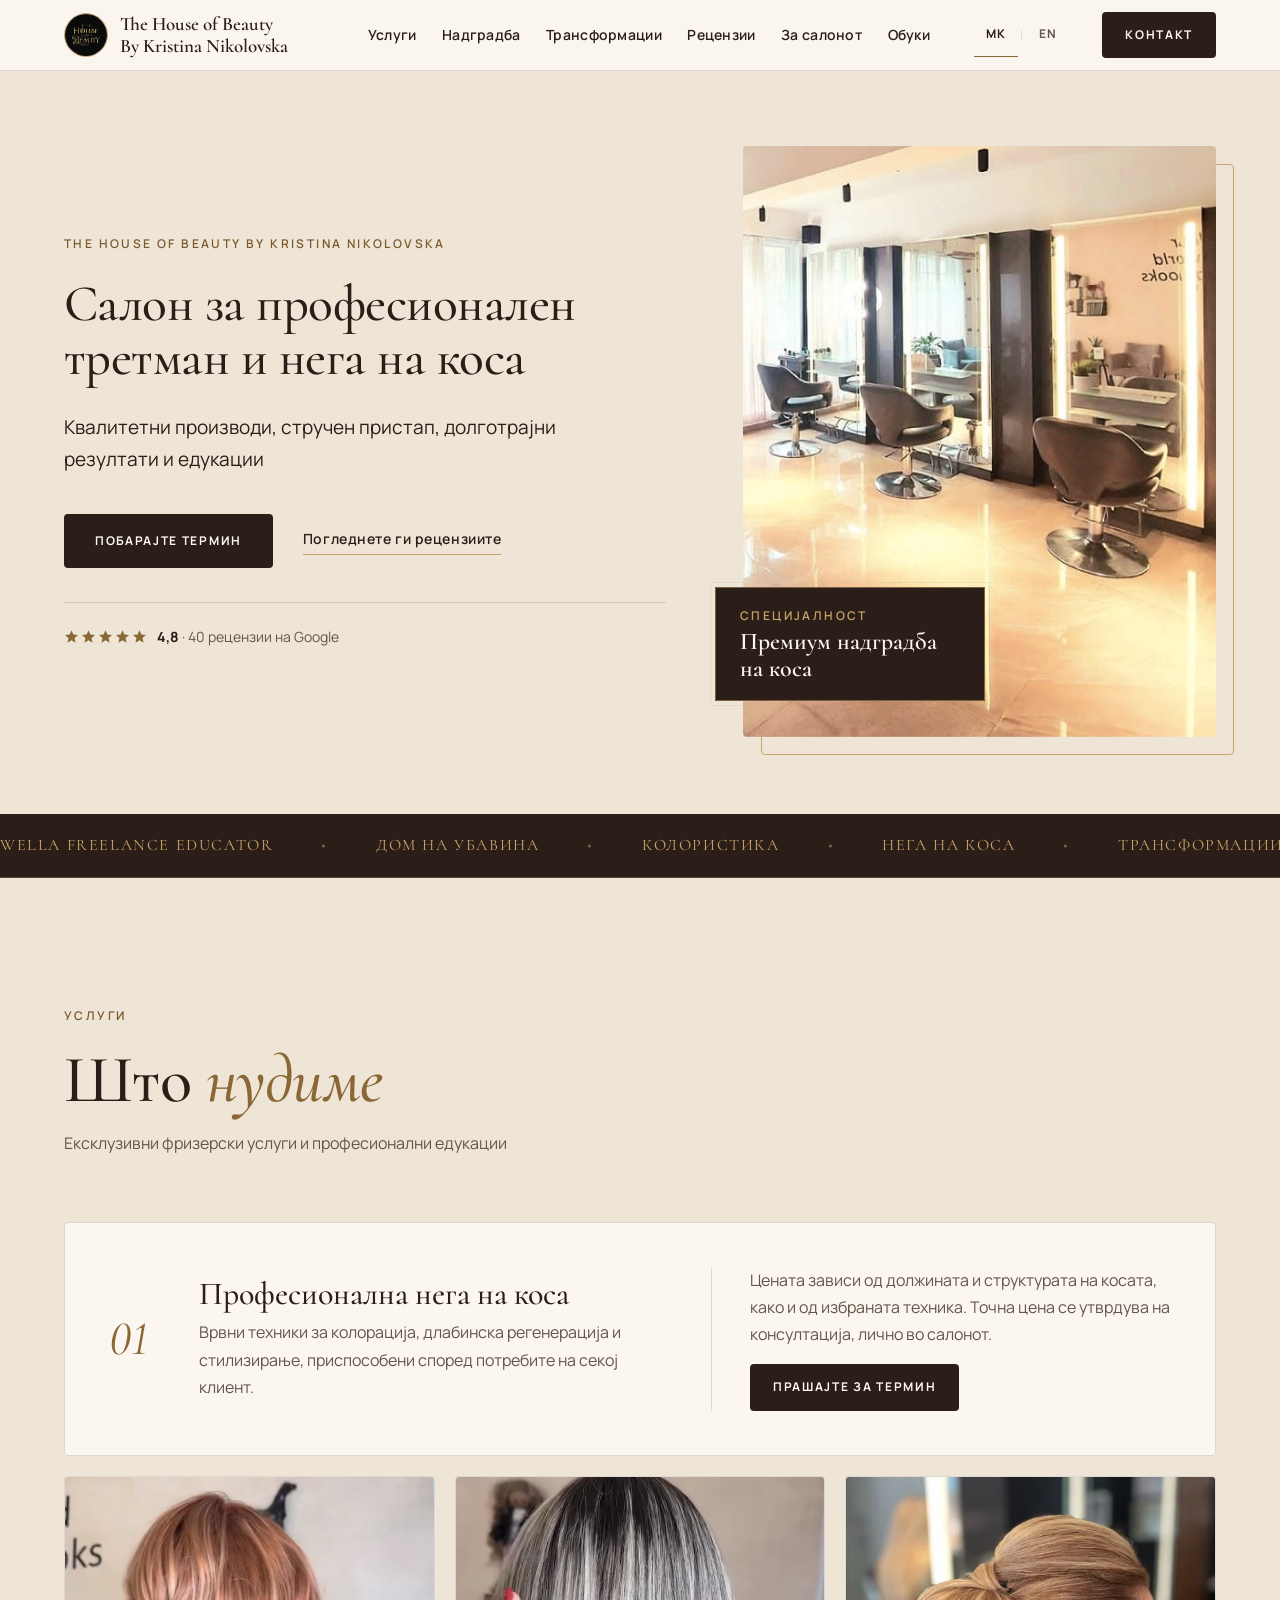
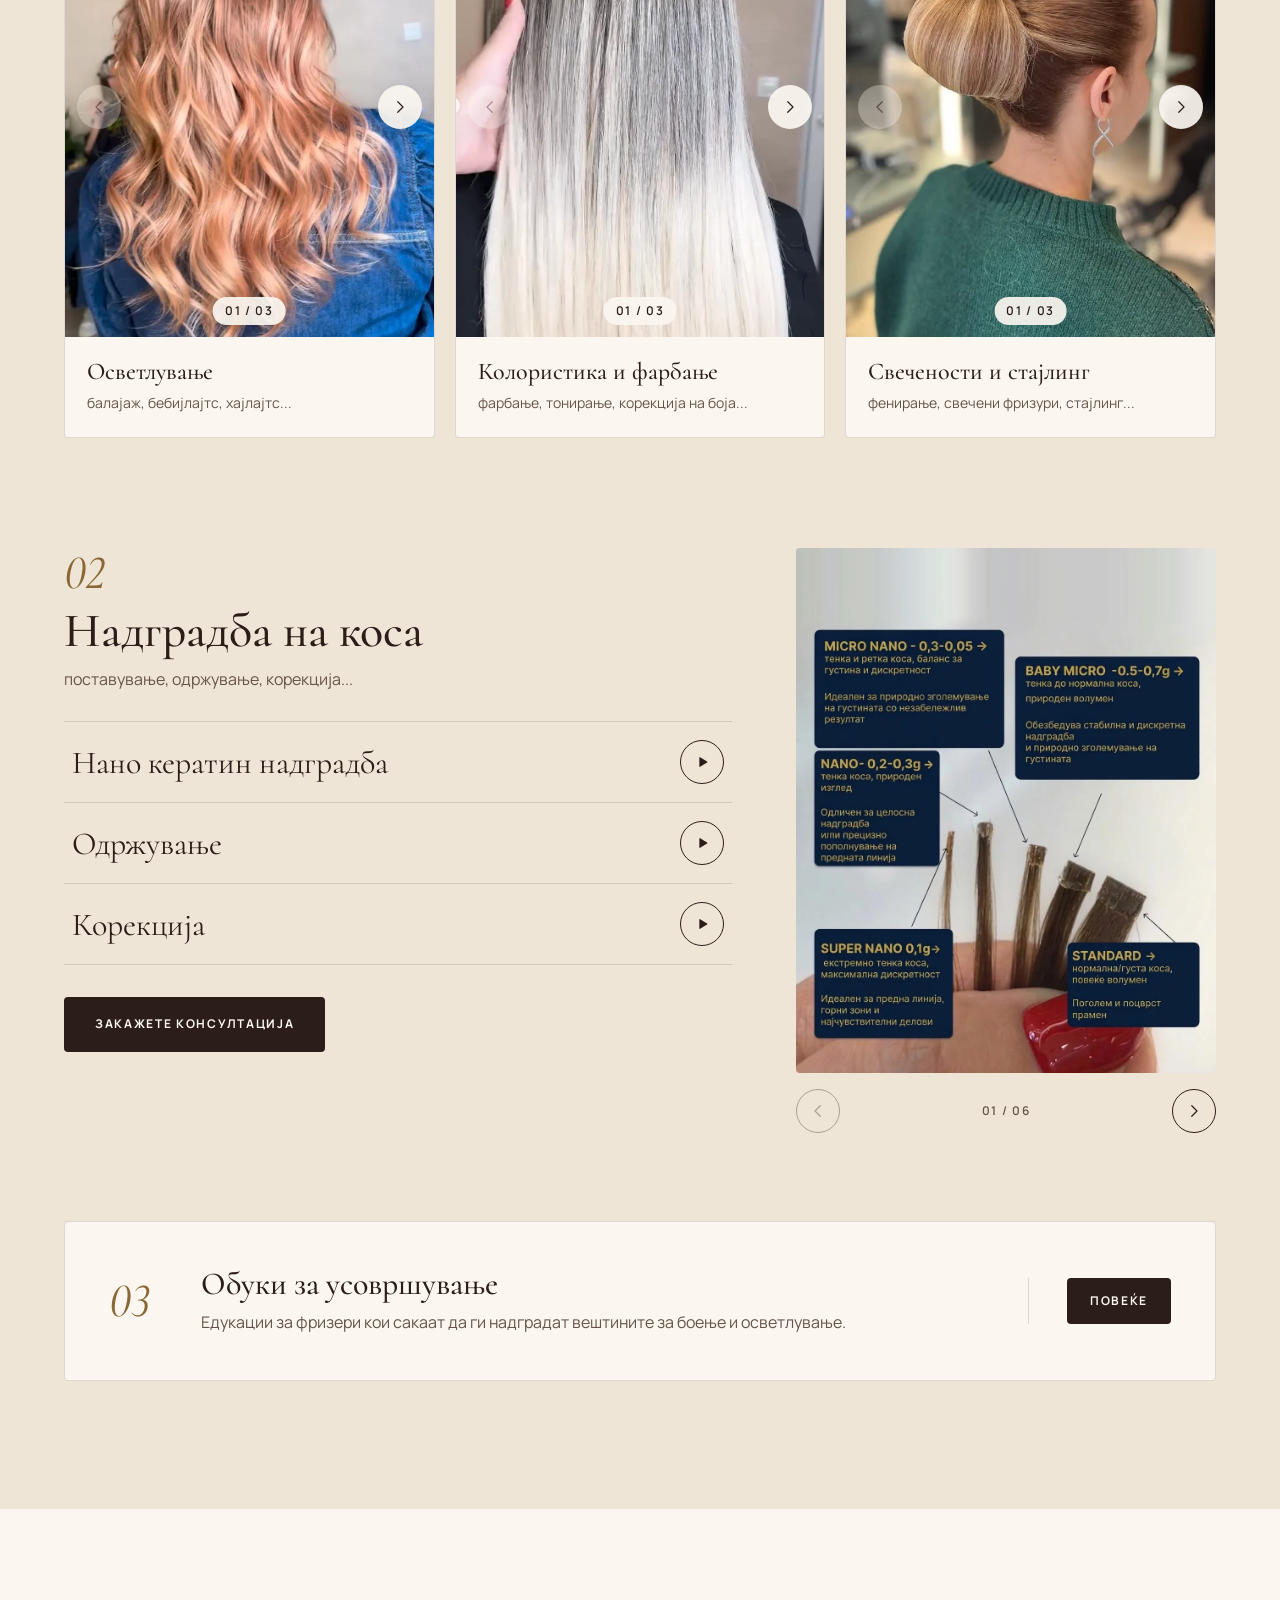
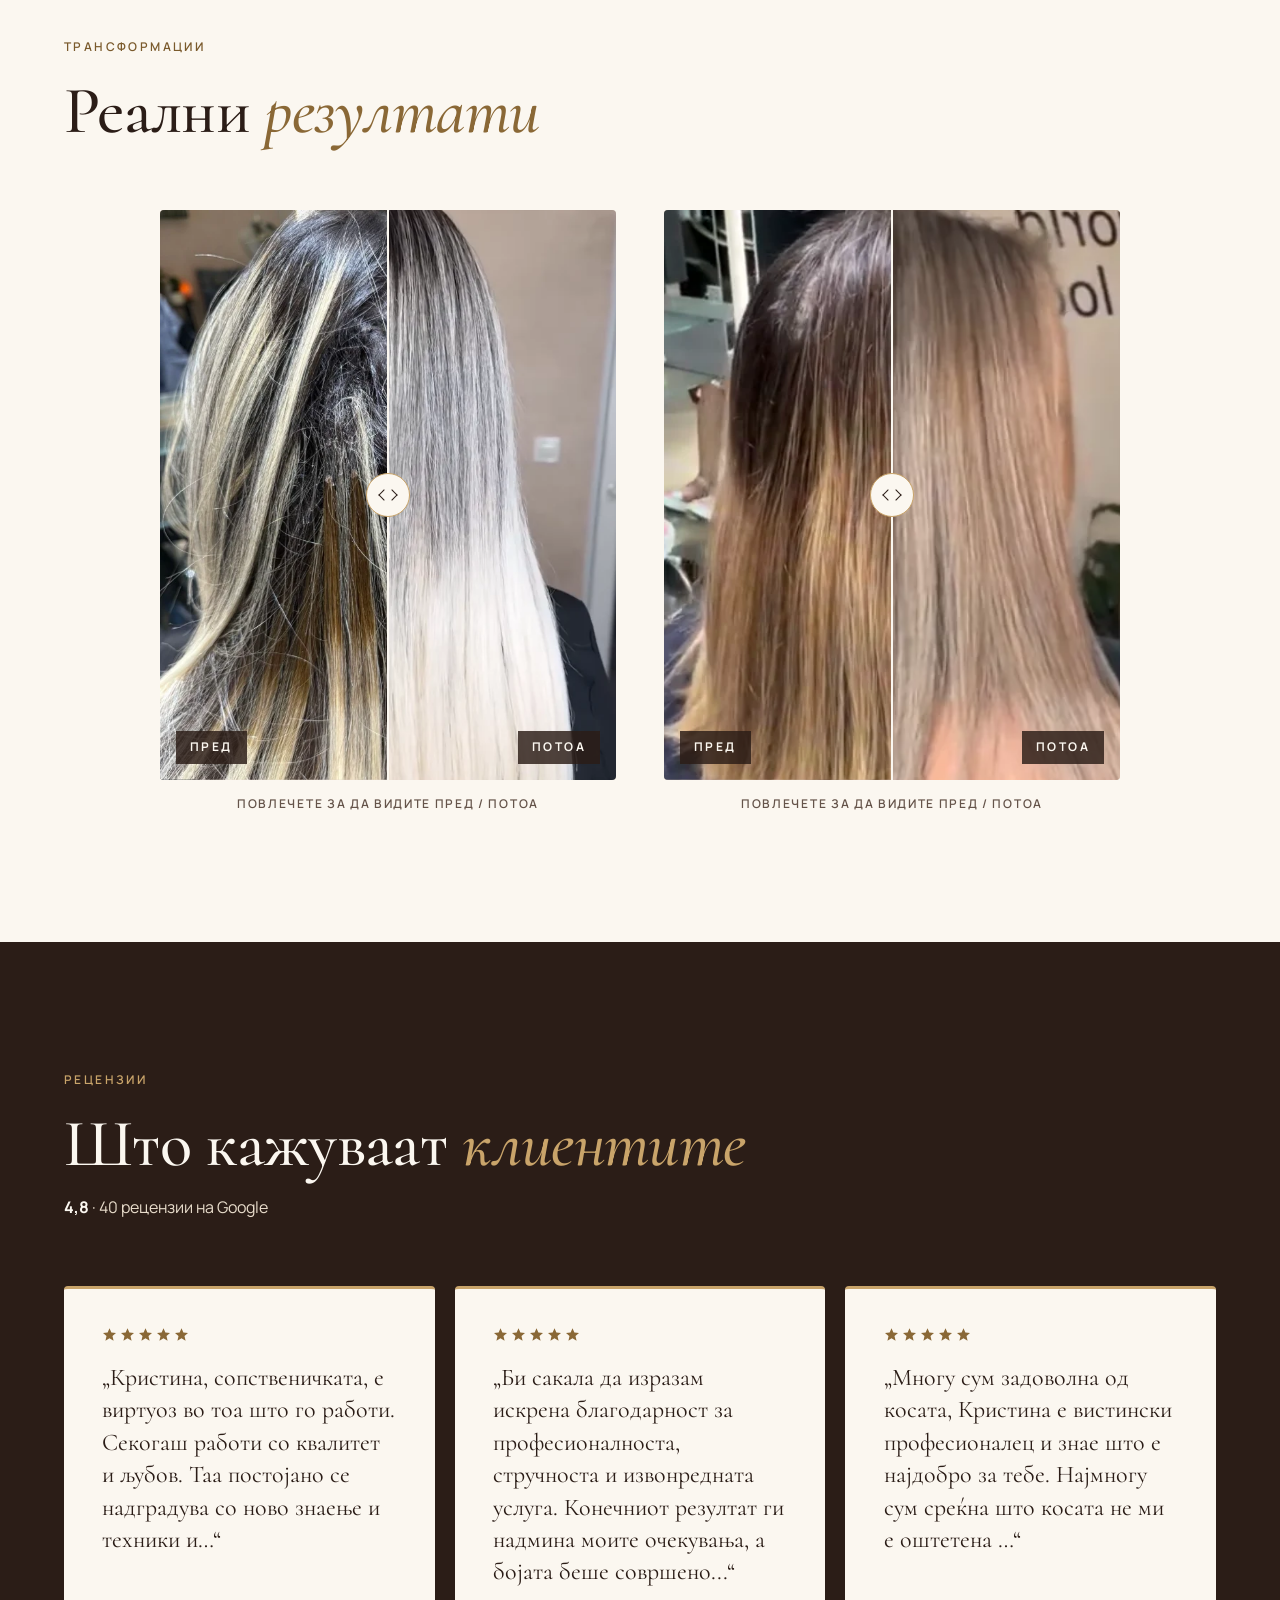
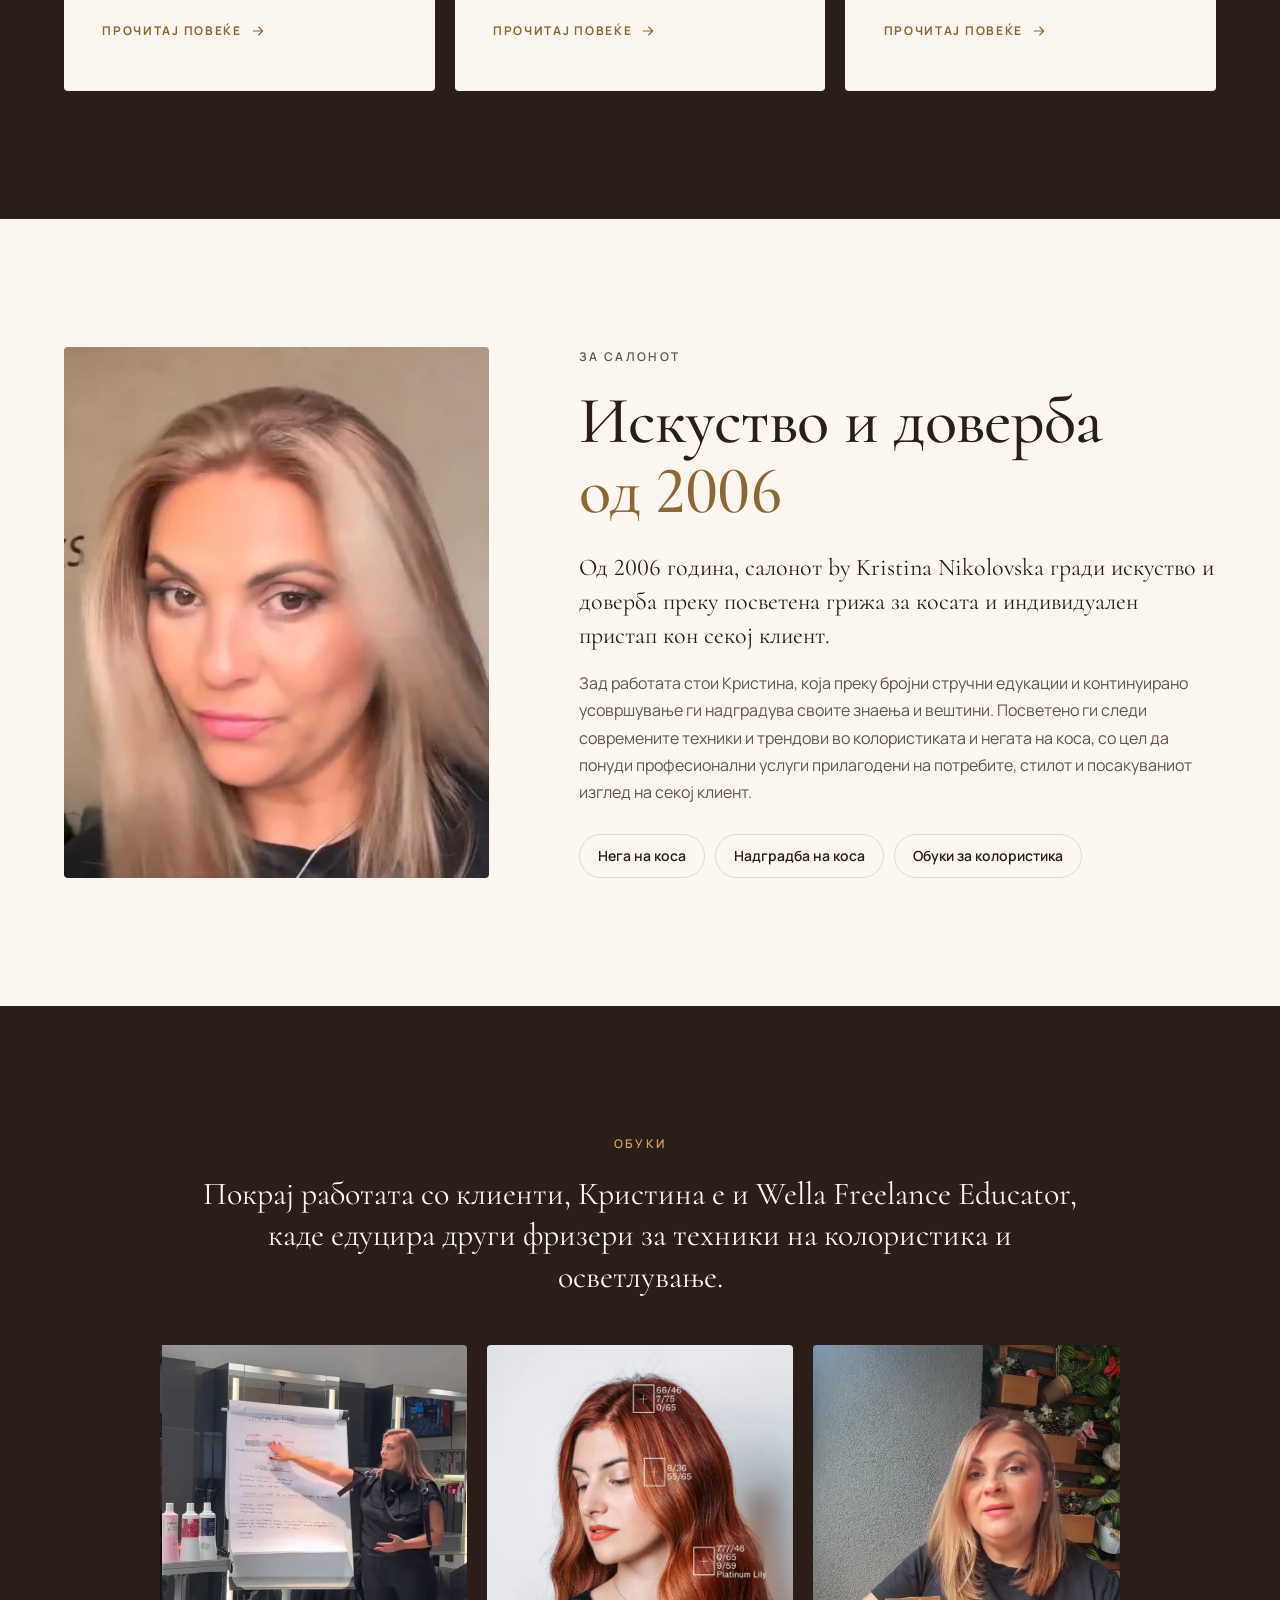
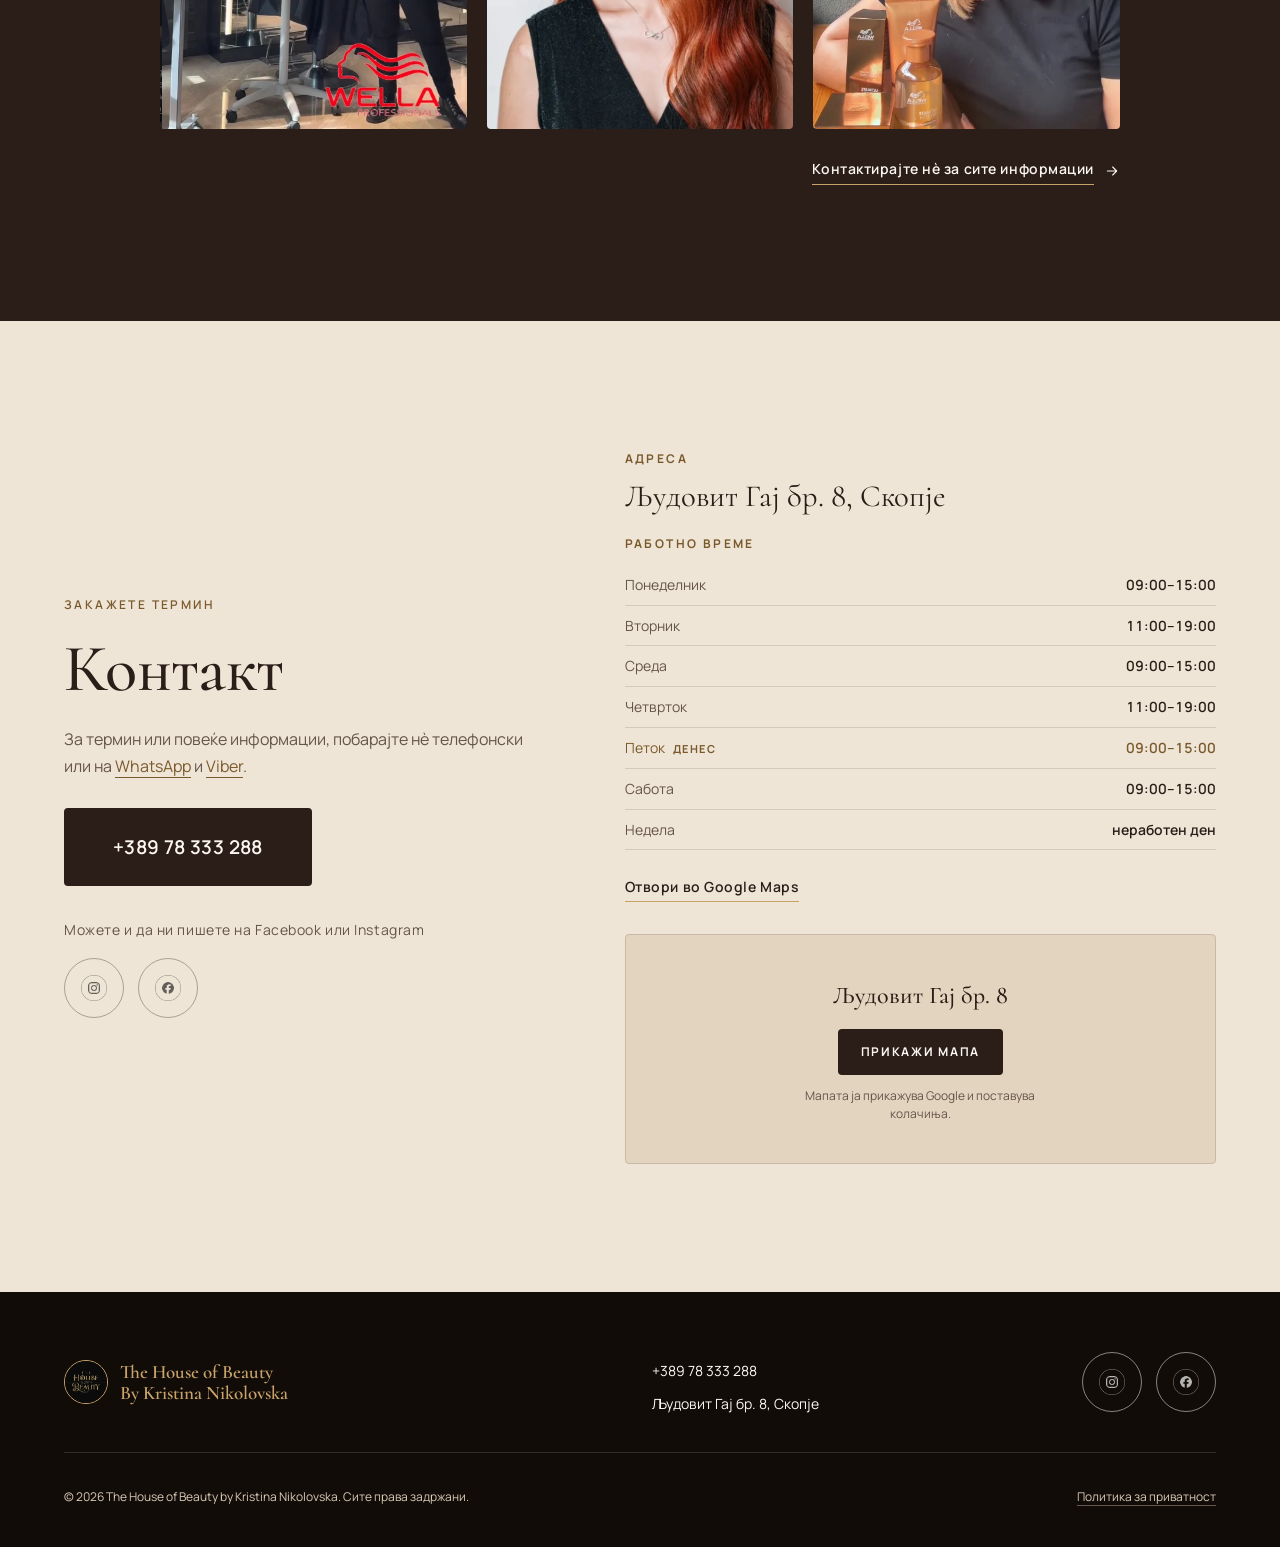
<file: index.html>
<!DOCTYPE html>
<html lang="mk">
<head>
<meta charset="UTF-8">
<meta name="viewport" content="width=device-width, initial-scale=1">
<script>document.documentElement.className+=' js'</script>
<title>Фризерски салон Скопје | The House of Beauty by Kristina Nikolovska</title>
<meta name="description" content="Салон за нега на коса во Скопје, Људовит Гај бр. 8. Кристина Николовска, колорист и Wella Freelance Educator. Побарајте термин: +389 78 333 288.">
<link rel="canonical" href="https://iskrajodesign.github.io/thehouseofbeauty.by.kn.2026/">
<link rel="icon" type="image/png" href="images/favicon.png">
<link rel="apple-touch-icon" href="images/favicon.png">

<meta property="og:type" content="website">
<meta property="og:locale" content="mk_MK">
<meta property="og:site_name" content="The House of Beauty by Kristina Nikolovska">
<meta property="og:title" content="Фризерски салон Скопје | The House of Beauty by Kristina Nikolovska">
<meta property="og:description" content="Салон за нега на коса во Скопје, Људовит Гај бр. 8. Кристина Николовска, колорист и Wella Freelance Educator. Побарајте термин: +389 78 333 288.">
<meta property="og:url" content="https://iskrajodesign.github.io/thehouseofbeauty.by.kn.2026/">
<meta property="og:image" content="https://iskrajodesign.github.io/thehouseofbeauty.by.kn.2026/images/og-image.jpg">
<meta property="og:image:width" content="1200">
<meta property="og:image:height" content="630">
<meta property="og:image:alt" content="Внатрешноста на салонот The House of Beauty во Скопје">
<meta name="twitter:card" content="summary_large_image">
<meta name="twitter:title" content="Фризерски салон Скопје | The House of Beauty by Kristina Nikolovska">
<meta name="twitter:description" content="Салон за нега на коса во Скопје, Људовит Гај бр. 8. Кристина Николовска, колорист и Wella Freelance Educator. Побарајте термин: +389 78 333 288.">
<meta name="twitter:image" content="https://iskrajodesign.github.io/thehouseofbeauty.by.kn.2026/images/og-image.jpg">
<script type="application/ld+json">
{
  "@context": "https://schema.org",
  "@type": "HairSalon",
  "@id": "https://iskrajodesign.github.io/thehouseofbeauty.by.kn.2026/#salon",
  "name": "The House of Beauty by Kristina Nikolovska",
  "alternateName": "Дом на убавина",
  "description": "Салон за нега и третман на коса во Скопје, воден од Кристина Николовска, фризер, колорист и Wella Freelance Educator.",
  "url": "https://iskrajodesign.github.io/thehouseofbeauty.by.kn.2026/",
  "image": "https://iskrajodesign.github.io/thehouseofbeauty.by.kn.2026/images/og-image.jpg",
  "logo": "https://iskrajodesign.github.io/thehouseofbeauty.by.kn.2026/images/logo.jpg",
  "telephone": "+38978333288",
  "address": {
    "@type": "PostalAddress",
    "streetAddress": "Људовит Гај бр. 8",
    "addressLocality": "Скопје",
    "addressCountry": "MK"
  },
  "geo": {
    "@type": "GeoCoordinates",
    "latitude": 42.0010491,
    "longitude": 21.41906
  },
  "areaServed": {"@type": "City", "name": "Скопје"},
  "founder": {
    "@type": "Person",
    "name": "Кристина Николовска",
    "jobTitle": "Фризер, колорист и Wella Freelance Educator"
  },
  "openingHoursSpecification": [
    {"@type": "OpeningHoursSpecification", "dayOfWeek": ["Monday","Wednesday","Friday","Saturday"], "opens": "09:00", "closes": "15:00"},
    {"@type": "OpeningHoursSpecification", "dayOfWeek": ["Tuesday","Thursday"], "opens": "11:00", "closes": "19:00"}
  ],
  "hasMap": "https://www.google.com/maps/place/House+of+Beauty/@42.0010491,21.41906,17z/data=!4m6!3m5!1s0x1354151752a9f7cd:0x432beab056e03122!8m2!3d42.0010491!4d21.41906!16s%2Fg%2F11jgdbh78c",
  "sameAs": [
    "https://www.instagram.com/the_house_of_beauty_by_k.n/",
    "https://www.facebook.com/share/19DPof2g28/"
  ]
}
</script>

<link rel="preconnect" href="https://fonts.googleapis.com">
<link rel="preconnect" href="https://fonts.gstatic.com" crossorigin>
<link href="https://fonts.googleapis.com/css2?family=Cormorant:ital,wght@0,400;0,500;0,600;1,400;1,500&family=Manrope:wght@400;500;600;700&display=swap" rel="stylesheet">
<link rel="stylesheet" href="css/styles.css">
</head>
<body>
<a class="skip-link" href="#main">Прескочи до содржината</a>
<header class="site-header">
  <div class="header-inner">
    <a class="brand" href="#pocetna"><img src="images/logo.jpg" alt="" width="44" height="44"><span class="brand-text"><b>The House of Beauty</b><i>By Kristina Nikolovska</i></span></a>
    <nav class="nav-desktop" aria-label="Главна навигација">
      <a href="#usluzi">Услуги</a><a href="#nadgradba">Надградба</a><a href="#pred-potoa">Трансформации</a><a href="#recenzii">Рецензии</a><a href="#za-salonot">За салонот</a><a href="#wella">Обуки</a>
    </nav>
    <div class="lang-sw" role="group" aria-label="Јазик / Language"><button type="button" data-lang="mk" lang="mk" aria-pressed="true" class="is-active">MK</button><span aria-hidden="true">|</span><button type="button" data-lang="en" lang="en" aria-pressed="false">EN</button></div>
    <a class="btn btn-solid btn-sm header-cta" href="#kontakt">Контакт</a>
    <button class="nav-toggle" type="button" aria-label="Отвори мени" aria-expanded="false" aria-controls="mobile-menu"><span></span><span></span></button>
  </div>
</header>
<nav id="mobile-menu" class="mobile-menu" aria-label="Мобилна навигација">
  <div class="lang-sw lang-sw--menu" role="group" aria-label="Јазик / Language"><button type="button" data-lang="mk" lang="mk" aria-pressed="true" class="is-active">MK</button><span aria-hidden="true">|</span><button type="button" data-lang="en" lang="en" aria-pressed="false">EN</button></div>
  <div class="menu-links"><a href="#pocetna">Почетна</a><a href="#usluzi">Услуги</a><a href="#nadgradba">Надградба</a><a href="#pred-potoa">Трансформации</a><a href="#recenzii">Рецензии</a><a href="#za-salonot">За салонот</a><a href="#wella">Обуки</a></div>
  <a class="btn btn-gold menu-cta" href="#kontakt">Контакт</a>
</nav>

<main id="main">
  <section id="pocetna" class="hero" aria-label="Почетна">
    <div class="hero-inner">
      <div class="hero-text">
        <p class="kicker">THE HOUSE OF BEAUTY<br class="br-m"> BY Kristina Nikolovska</p>
        <h1 class="hero-title">Салон за професионален<br class="br-d"> третман и нега на коса</h1>
        <p class="hero-desc">Квалитетни производи, стручен пристап, долготрајни резултати и едукации</p>
        <div class="hero-actions">
          <a class="btn btn-solid" href="tel:+38978333288" data-desk="#kontakt">Побарајте термин</a>
          <a class="link-u" href="#recenzii"><span>Погледнете ги рецензиите</span></a>
        </div>
        <p class="hero-rating"><span class="stars" aria-hidden="true"><svg viewBox="0 0 24 24" width="16" height="16" fill="currentColor" aria-hidden="true"><path d="M12 2l3 6.9 7.4.7-5.6 4.9 1.7 7.3L12 17.9 5.5 21.8l1.7-7.3L1.6 9.6l7.4-.7z"/></svg><svg viewBox="0 0 24 24" width="16" height="16" fill="currentColor" aria-hidden="true"><path d="M12 2l3 6.9 7.4.7-5.6 4.9 1.7 7.3L12 17.9 5.5 21.8l1.7-7.3L1.6 9.6l7.4-.7z"/></svg><svg viewBox="0 0 24 24" width="16" height="16" fill="currentColor" aria-hidden="true"><path d="M12 2l3 6.9 7.4.7-5.6 4.9 1.7 7.3L12 17.9 5.5 21.8l1.7-7.3L1.6 9.6l7.4-.7z"/></svg><svg viewBox="0 0 24 24" width="16" height="16" fill="currentColor" aria-hidden="true"><path d="M12 2l3 6.9 7.4.7-5.6 4.9 1.7 7.3L12 17.9 5.5 21.8l1.7-7.3L1.6 9.6l7.4-.7z"/></svg><svg viewBox="0 0 24 24" width="16" height="16" fill="currentColor" aria-hidden="true"><path d="M12 2l3 6.9 7.4.7-5.6 4.9 1.7 7.3L12 17.9 5.5 21.8l1.7-7.3L1.6 9.6l7.4-.7z"/></svg></span><span><b>4,8</b> · 40 рецензии на Google</span></p>
      </div>
      <figure class="hero-photo">
        <div class="hero-crop"><img src="images/hero.jpg" alt="Атмосфера во салонот The House of Beauty by Kristina Nikolovska во Скопје" width="960" height="960" loading="eager" fetchpriority="high"></div>
        <a class="hero-badge" href="#nadgradba"><span>Специјалност</span><b>Премиум надградба на коса</b></a>
      </figure>
    </div>
    <div class="marquee" aria-hidden="true">
      <div class="marquee-track">
        <span>WELLA FREELANCE EDUCATOR</span><span>ДОМ НА УБАВИНА</span><span>КОЛОРИСТИКА</span><span>НЕГА НА КОСА</span><span>ТРАНСФОРМАЦИИ</span><span>WELLA FREELANCE EDUCATOR</span><span>ДОМ НА УБАВИНА</span><span>КОЛОРИСТИКА</span><span>НЕГА НА КОСА</span><span>ТРАНСФОРМАЦИИ</span>
      </div>
    </div>
  </section>

  <section id="usluzi" class="section section--beige" aria-labelledby="usluzi-title">
    <div class="section-inner">
      <div class="section-head">
        <p class="eyebrow">Услуги</p>
        <h2 id="usluzi-title" class="section-title">Што <em>нудиме</em></h2>
        <p class="section-sub">Ексклузивни фризерски услуги и професионални едукации</p>
      </div>

      <article class="offer reveal">
        <div class="num" aria-hidden="true">01</div>
        <div class="offer-main"><h3>Професионална нега на коса</h3><p>Врвни техники за колорација, длабинска регенерација и стилизирање, приспособени според потребите на секој клиент.</p></div>
        <div class="offer-note"><p>Цената зависи од должината и структурата на косата, како и од избраната техника. Точна цена се утврдува на консултација, лично во салонот.</p><a class="btn btn-solid btn-sm" href="#kontakt">Прашајте за термин</a></div>
      </article>
      <div class="svc-grid">
        <article class="svc-card reveal" data-carousel><div class="svc-img"><div class="slide is-active"><img src="images/look-balayage-1.webp" alt="Осветлување, пример 1" loading="lazy"></div><div class="slide"><img src="images/look-balayage-2.webp" alt="Осветлување, пример 2" loading="lazy"></div><div class="slide"><img src="images/look-balayage-3.webp" alt="Осветлување, пример 3" loading="lazy"></div><button type="button" class="car-btn car-btn--overlay car-prev" aria-label="Претходна фотографија" disabled><svg viewBox="0 0 24 24" width="18" height="18" fill="none" stroke="currentColor" stroke-width="1.6" stroke-linecap="round" stroke-linejoin="round" aria-hidden="true"><path d="M15 5l-7 7 7 7"/></svg></button><button type="button" class="car-btn car-btn--overlay car-next" aria-label="Следна фотографија"><svg viewBox="0 0 24 24" width="18" height="18" fill="none" stroke="currentColor" stroke-width="1.6" stroke-linecap="round" stroke-linejoin="round" aria-hidden="true"><path d="M9 5l7 7-7 7"/></svg></button><span class="car-count car-count--overlay" aria-live="polite">01 / 03</span></div><div class="svc-body"><h3>Осветлување</h3><p>балајаж, бебијлајтс, хајлајтс...</p></div></article>
        <article class="svc-card reveal" data-carousel><div class="svc-img"><div class="slide is-active"><img src="images/look-koloristika-1.webp" alt="Колористика и фарбање, пример 1" loading="lazy"></div><div class="slide"><img src="images/look-koloristika-2.webp" alt="Колористика и фарбање, пример 2" loading="lazy"></div><div class="slide"><img src="images/look-koloristika-3.webp" alt="Колористика и фарбање, пример 3" loading="lazy"></div><button type="button" class="car-btn car-btn--overlay car-prev" aria-label="Претходна фотографија" disabled><svg viewBox="0 0 24 24" width="18" height="18" fill="none" stroke="currentColor" stroke-width="1.6" stroke-linecap="round" stroke-linejoin="round" aria-hidden="true"><path d="M15 5l-7 7 7 7"/></svg></button><button type="button" class="car-btn car-btn--overlay car-next" aria-label="Следна фотографија"><svg viewBox="0 0 24 24" width="18" height="18" fill="none" stroke="currentColor" stroke-width="1.6" stroke-linecap="round" stroke-linejoin="round" aria-hidden="true"><path d="M9 5l7 7-7 7"/></svg></button><span class="car-count car-count--overlay" aria-live="polite">01 / 03</span></div><div class="svc-body"><h3>Колористика и фарбање</h3><p>фарбање, тонирање, корекција на боја...</p></div></article>
        <article class="svc-card reveal" data-carousel><div class="svc-img"><div class="slide is-active"><img src="images/look-svecenosti-1.webp" alt="Свечености и стајлинг, пример 1" loading="lazy"></div><div class="slide"><img src="images/look-svecenosti-2.webp" alt="Свечености и стајлинг, пример 2" loading="lazy"></div><div class="slide"><img src="images/look-svecenosti-3.webp" alt="Свечености и стајлинг, пример 3" loading="lazy"></div><button type="button" class="car-btn car-btn--overlay car-prev" aria-label="Претходна фотографија" disabled><svg viewBox="0 0 24 24" width="18" height="18" fill="none" stroke="currentColor" stroke-width="1.6" stroke-linecap="round" stroke-linejoin="round" aria-hidden="true"><path d="M15 5l-7 7 7 7"/></svg></button><button type="button" class="car-btn car-btn--overlay car-next" aria-label="Следна фотографија"><svg viewBox="0 0 24 24" width="18" height="18" fill="none" stroke="currentColor" stroke-width="1.6" stroke-linecap="round" stroke-linejoin="round" aria-hidden="true"><path d="M9 5l7 7-7 7"/></svg></button><span class="car-count car-count--overlay" aria-live="polite">01 / 03</span></div><div class="svc-body"><h3>Свечености и стајлинг</h3><p>фенирање, свечени фризури, стајлинг...</p></div></article>
      </div>

      <div class="colo" id="nadgradba" data-carousel>
        <div class="colo-grid">
          <div class="colo-text">
            <span class="num" aria-hidden="true">02</span>
            <h3 class="colo-title">Надградба на коса</h3>
            <p class="colo-sub">поставување, одржување, корекција...</p>
            <ul class="colo-list">
              <li data-slide="0"><span>Нано кератин надградба</span><a class="colo-go" href="https://www.instagram.com/the_house_of_beauty_by_k.n/reel/DefC5JNOUaw/" target="_blank" rel="noopener noreferrer" aria-label="Видео: Нано кератин надградба"><svg viewBox="0 0 24 24" width="16" height="16" fill="currentColor" aria-hidden="true"><path d="M8 5.5v13a.8.8 0 0 0 1.2.7l10.4-6.5a.8.8 0 0 0 0-1.4L9.2 4.8A.8.8 0 0 0 8 5.5z"/></svg></a></li>
              <li data-slide="1"><span>Одржување</span><a class="colo-go" href="https://www.instagram.com/the_house_of_beauty_by_k.n/reel/DV1hSExDFpW/" target="_blank" rel="noopener noreferrer" aria-label="Видео: Одржување"><svg viewBox="0 0 24 24" width="16" height="16" fill="currentColor" aria-hidden="true"><path d="M8 5.5v13a.8.8 0 0 0 1.2.7l10.4-6.5a.8.8 0 0 0 0-1.4L9.2 4.8A.8.8 0 0 0 8 5.5z"/></svg></a></li>
              <li data-slide="2"><span>Корекција</span><a class="colo-go" href="https://www.instagram.com/the_house_of_beauty_by_k.n/reel/DeMy2bpOqJx/" target="_blank" rel="noopener noreferrer" aria-label="Видео: Корекција"><svg viewBox="0 0 24 24" width="16" height="16" fill="currentColor" aria-hidden="true"><path d="M8 5.5v13a.8.8 0 0 0 1.2.7l10.4-6.5a.8.8 0 0 0 0-1.4L9.2 4.8A.8.8 0 0 0 8 5.5z"/></svg></a></li>
            </ul>
            <a class="btn btn-solid" href="#kontakt">Закажете консултација</a>
          </div>
          <div class="colo-frame">
            <div class="slide is-active"><img src="images/nano-nadgradbi-45.webp" data-en-src="images/nano-nadgradbi-en.webp" alt="Видови нано надградба: Micro Nano, Baby Micro, Nano, Super Nano и Standard" width="992" height="1240"></div>
            <div class="slide"><img src="images/odrzuvanje-b.webp" data-en-src="images/odrzuvanje-en.webp" alt="Одржување на надградба: природна коса без кинење и оштетување" width="994" height="1243" loading="lazy"></div>
            <div class="slide"><img src="images/korekcija-45.webp" data-en-src="images/korekcija-en.webp" alt="Корекција на надградба: 180 прамени се 5 часа корекција" width="974" height="1218" loading="lazy"></div>
            <div class="slide"><img src="images/look-ekstenzii-1-b.webp" alt="Надградба на коса, пример 1" width="614" height="768" loading="lazy"></div>
            <div class="slide"><img src="images/look-ekstenzii-2-b.webp" alt="Надградба на коса, пример 2" width="626" height="782" loading="lazy"></div>
            <div class="slide"><img src="images/look-ekstenzii-3-45.webp" alt="Надградба на коса, пример 3" width="623" height="779" loading="lazy"></div>
          </div>
          <div class="colo-controls">
            <button type="button" class="car-btn car-btn--outline car-prev" aria-label="Претходна фотографија" disabled><svg viewBox="0 0 24 24" width="18" height="18" fill="none" stroke="currentColor" stroke-width="1.6" stroke-linecap="round" stroke-linejoin="round" aria-hidden="true"><path d="M15 5l-7 7 7 7"/></svg></button>
            <p class="car-count" aria-live="polite">01 / 06</p>
            <button type="button" class="car-btn car-btn--outline car-next" aria-label="Следна фотографија"><svg viewBox="0 0 24 24" width="18" height="18" fill="none" stroke="currentColor" stroke-width="1.6" stroke-linecap="round" stroke-linejoin="round" aria-hidden="true"><path d="M9 5l7 7-7 7"/></svg></button>
          </div>
        </div>
      </div>

      <article class="offer offer--alt reveal">
        <div class="num" aria-hidden="true">03</div>
        <div class="offer-main"><h3>Обуки за усовршување</h3><p>Едукации за фризери кои сакаат да ги надградат вештините за боење и осветлување.</p></div>
        <div class="offer-note"><a class="btn btn-solid btn-sm" href="#wella">Повеќе</a></div>
      </article>
    </div>
  </section>

  <section id="pred-potoa" class="section section--ivory" aria-labelledby="pred-potoa-title">
    <div class="section-inner">
      <div class="section-head">
        <p class="eyebrow">Трансформации</p>
        <h2 id="pred-potoa-title" class="section-title">Реални <em>резултати</em></h2>
      </div>
      <div class="ba-group">
        <div class="ba-wrap reveal"><div class="ba-frame"><div class="ba-layer ba-layer--after"><img src="images/potoa.webp" width="641" height="870" alt="Резултат по третман на коса, потоа" loading="lazy"><span class="ba-tag ba-tag--after">Потоа</span></div><div class="ba-layer ba-layer--before"><img src="images/pred.webp" width="700" height="897" alt="Коса пред третман" loading="lazy"><span class="ba-tag ba-tag--before">Пред</span></div><input class="ba-range" type="range" min="0" max="100" value="50" aria-label="Повлечете за да видите пред и потоа"><div class="ba-handle"><span></span></div></div><p class="ba-caption">Повлечете за да видите пред / потоа</p></div>
        <div class="ba-wrap reveal"><div class="ba-frame"><div class="ba-layer ba-layer--after"><img class="ba-zoom" src="images/potoa-2.webp" width="513" height="728" alt="Резултат по третман на коса, потоа, втор пример" loading="lazy"><span class="ba-tag ba-tag--after">Потоа</span></div><div class="ba-layer ba-layer--before"><img src="images/pred-2.webp" width="514" height="864" alt="Коса пред третман, втор пример" loading="lazy"><span class="ba-tag ba-tag--before">Пред</span></div><input class="ba-range" type="range" min="0" max="100" value="50" aria-label="Повлечете за да видите пред и потоа"><div class="ba-handle"><span></span></div></div><p class="ba-caption">Повлечете за да видите пред / потоа</p></div>
      </div>
    </div>
  </section>

  <section id="recenzii" class="section section--dark" aria-labelledby="recenzii-title">
    <div class="section-inner">
      <div class="section-head">
        <p class="eyebrow">Рецензии</p>
        <h2 id="recenzii-title" class="section-title">Што кажуваат <em>клиентите</em></h2>
        <p class="section-sub"><b>4,8</b> · 40 рецензии на Google</p>
      </div>
      <div class="reviews-grid">
        <article class="review-card reveal"><p class="stars"><svg viewBox="0 0 24 24" width="16" height="16" fill="currentColor" aria-hidden="true"><path d="M12 2l3 6.9 7.4.7-5.6 4.9 1.7 7.3L12 17.9 5.5 21.8l1.7-7.3L1.6 9.6l7.4-.7z"/></svg><svg viewBox="0 0 24 24" width="16" height="16" fill="currentColor" aria-hidden="true"><path d="M12 2l3 6.9 7.4.7-5.6 4.9 1.7 7.3L12 17.9 5.5 21.8l1.7-7.3L1.6 9.6l7.4-.7z"/></svg><svg viewBox="0 0 24 24" width="16" height="16" fill="currentColor" aria-hidden="true"><path d="M12 2l3 6.9 7.4.7-5.6 4.9 1.7 7.3L12 17.9 5.5 21.8l1.7-7.3L1.6 9.6l7.4-.7z"/></svg><svg viewBox="0 0 24 24" width="16" height="16" fill="currentColor" aria-hidden="true"><path d="M12 2l3 6.9 7.4.7-5.6 4.9 1.7 7.3L12 17.9 5.5 21.8l1.7-7.3L1.6 9.6l7.4-.7z"/></svg><svg viewBox="0 0 24 24" width="16" height="16" fill="currentColor" aria-hidden="true"><path d="M12 2l3 6.9 7.4.7-5.6 4.9 1.7 7.3L12 17.9 5.5 21.8l1.7-7.3L1.6 9.6l7.4-.7z"/></svg><span class="visually-hidden">5 од 5 ѕвезди</span></p><p class="review-text">„Кристина, сопственичката, е виртуоз во тоа што го работи. Секогаш работи со квалитет и љубов. Таа постојано се надградува со ново знаење и техники и…“</p><a class="review-more" href="https://www.google.com/maps/place/House+of+Beauty/@42.0010491,21.41906,17z/data=!4m8!3m7!1s0x1354151752a9f7cd:0x432beab056e03122!8m2!3d42.0010491!4d21.41906!9m1!1b1!16s%2Fg%2F11jgdbh78c" target="_blank" rel="noopener noreferrer">Прочитај повеќе <svg viewBox="0 0 24 24" width="16" height="16" fill="none" stroke="currentColor" stroke-width="1.6" stroke-linecap="round" stroke-linejoin="round" aria-hidden="true"><path d="M5 12h14M13 6l6 6-6 6"/></svg></a></article>
        <article class="review-card reveal"><p class="stars"><svg viewBox="0 0 24 24" width="16" height="16" fill="currentColor" aria-hidden="true"><path d="M12 2l3 6.9 7.4.7-5.6 4.9 1.7 7.3L12 17.9 5.5 21.8l1.7-7.3L1.6 9.6l7.4-.7z"/></svg><svg viewBox="0 0 24 24" width="16" height="16" fill="currentColor" aria-hidden="true"><path d="M12 2l3 6.9 7.4.7-5.6 4.9 1.7 7.3L12 17.9 5.5 21.8l1.7-7.3L1.6 9.6l7.4-.7z"/></svg><svg viewBox="0 0 24 24" width="16" height="16" fill="currentColor" aria-hidden="true"><path d="M12 2l3 6.9 7.4.7-5.6 4.9 1.7 7.3L12 17.9 5.5 21.8l1.7-7.3L1.6 9.6l7.4-.7z"/></svg><svg viewBox="0 0 24 24" width="16" height="16" fill="currentColor" aria-hidden="true"><path d="M12 2l3 6.9 7.4.7-5.6 4.9 1.7 7.3L12 17.9 5.5 21.8l1.7-7.3L1.6 9.6l7.4-.7z"/></svg><svg viewBox="0 0 24 24" width="16" height="16" fill="currentColor" aria-hidden="true"><path d="M12 2l3 6.9 7.4.7-5.6 4.9 1.7 7.3L12 17.9 5.5 21.8l1.7-7.3L1.6 9.6l7.4-.7z"/></svg><span class="visually-hidden">5 од 5 ѕвезди</span></p><p class="review-text">„Би сакала да изразам искрена благодарност за професионалноста, стручноста и извонредната услуга. Конечниот резултат ги надмина моите очекувања, а бојата беше совршено...“</p><a class="review-more" href="https://www.google.com/maps/place/House+of+Beauty/@42.0010491,21.41906,17z/data=!4m8!3m7!1s0x1354151752a9f7cd:0x432beab056e03122!8m2!3d42.0010491!4d21.41906!9m1!1b1!16s%2Fg%2F11jgdbh78c" target="_blank" rel="noopener noreferrer">Прочитај повеќе <svg viewBox="0 0 24 24" width="16" height="16" fill="none" stroke="currentColor" stroke-width="1.6" stroke-linecap="round" stroke-linejoin="round" aria-hidden="true"><path d="M5 12h14M13 6l6 6-6 6"/></svg></a></article>
        <article class="review-card reveal"><p class="stars"><svg viewBox="0 0 24 24" width="16" height="16" fill="currentColor" aria-hidden="true"><path d="M12 2l3 6.9 7.4.7-5.6 4.9 1.7 7.3L12 17.9 5.5 21.8l1.7-7.3L1.6 9.6l7.4-.7z"/></svg><svg viewBox="0 0 24 24" width="16" height="16" fill="currentColor" aria-hidden="true"><path d="M12 2l3 6.9 7.4.7-5.6 4.9 1.7 7.3L12 17.9 5.5 21.8l1.7-7.3L1.6 9.6l7.4-.7z"/></svg><svg viewBox="0 0 24 24" width="16" height="16" fill="currentColor" aria-hidden="true"><path d="M12 2l3 6.9 7.4.7-5.6 4.9 1.7 7.3L12 17.9 5.5 21.8l1.7-7.3L1.6 9.6l7.4-.7z"/></svg><svg viewBox="0 0 24 24" width="16" height="16" fill="currentColor" aria-hidden="true"><path d="M12 2l3 6.9 7.4.7-5.6 4.9 1.7 7.3L12 17.9 5.5 21.8l1.7-7.3L1.6 9.6l7.4-.7z"/></svg><svg viewBox="0 0 24 24" width="16" height="16" fill="currentColor" aria-hidden="true"><path d="M12 2l3 6.9 7.4.7-5.6 4.9 1.7 7.3L12 17.9 5.5 21.8l1.7-7.3L1.6 9.6l7.4-.7z"/></svg><span class="visually-hidden">5 од 5 ѕвезди</span></p><p class="review-text">„Многу сум задоволна од косата, Кристина е вистински професионалец и знае што е најдобро за тебе. Најмногу сум среќна што косата не ми е оштетена …“</p><a class="review-more" href="https://www.google.com/maps/place/House+of+Beauty/@42.0010491,21.41906,17z/data=!4m8!3m7!1s0x1354151752a9f7cd:0x432beab056e03122!8m2!3d42.0010491!4d21.41906!9m1!1b1!16s%2Fg%2F11jgdbh78c" target="_blank" rel="noopener noreferrer">Прочитај повеќе <svg viewBox="0 0 24 24" width="16" height="16" fill="none" stroke="currentColor" stroke-width="1.6" stroke-linecap="round" stroke-linejoin="round" aria-hidden="true"><path d="M5 12h14M13 6l6 6-6 6"/></svg></a></article>
      </div>
    </div>
  </section>

  <section id="za-salonot" class="section section--ivory" aria-labelledby="za-salonot-title">
    <div class="about-grid">
      <div class="about-image reveal"><img src="images/kristina.webp" alt="Кристина Николовска, фризер и колорист во Скопје" width="440" height="550" loading="lazy"></div>
      <div class="about-text reveal">
        <p class="eyebrow">За салонот</p>
        <h2 id="za-salonot-title" class="section-title">Искуство и доверба<br> <em>од 2006</em></h2>
        <p class="lead">Од 2006 година, салонот by Kristina Nikolovska гради искуство и доверба преку посветена грижа за косата и индивидуален пристап кон секој клиент.</p>
        <p>Зад работата стои Кристина, која преку бројни стручни едукации и континуирано усовршување ги надградува своите знаења и вештини. Посветено ги следи современите техники и трендови во колористиката и негата на коса, со цел да понуди професионални услуги прилагодени на потребите, стилот и посакуваниот изглед на секој клиент.</p>
        <div class="tag-links"><a class="tag-link" href="#usluzi">Нега на коса</a><a class="tag-link" href="#nadgradba">Надградба на коса</a><a class="tag-link" href="#wella">Обуки за колористика</a></div>
      </div>
    </div>
  </section>

  <section id="wella" class="section section--dark" aria-labelledby="wella-title">
    <div class="section-inner">
      <div class="wella-intro reveal">
        <p class="eyebrow">Обуки</p>
        <h2 id="wella-title" class="visually-hidden">Wella Freelance Educator</h2>
        <p class="wella-quote">Покрај работата со клиенти, Кристина е и Wella Freelance Educator, каде едуцира други фризери за техники на колористика и осветлување.</p>
      </div>
      <div class="wella-gallery">
        <figure class="reveal"><img src="images/edukacija-1.webp" width="522" height="680" alt="Wella едукација за фризери во живо" loading="lazy"></figure>
        <figure class="reveal"><img src="images/edukacija-2.webp" width="690" height="857" alt="Формула за боење на коса на Wella едукација" loading="lazy"></figure>
        <figure class="reveal"><img src="images/edukacija-3.webp" width="522" height="641" alt="Кристина Николовска со Wella продукти" loading="lazy"></figure>
      </div>
      <div class="wella-cta"><a class="link-u" href="tel:+38978333288" data-desk="#kontakt"><span>Контактирајте нè за сите информации</span><svg viewBox="0 0 24 24" width="16" height="16" fill="none" stroke="currentColor" stroke-width="1.6" stroke-linecap="round" stroke-linejoin="round" aria-hidden="true"><path d="M5 12h14M13 6l6 6-6 6"/></svg></a></div>
    </div>
  </section>

  <section id="kontakt" class="section section--beige" aria-labelledby="kontakt-title">
    <div class="contact-inner reveal">
      <p class="eyebrow">Закажете термин</p>
      <h2 id="kontakt-title" class="section-title">Контакт</h2>
      <p class="contact-sub">За термин или повеќе информации, побарајте нè телефонски или на <a href="https://wa.me/38978333288" target="_blank" rel="noopener">WhatsApp</a> и <a href="viber://chat?number=%2B38978333288" id="viber-link">Viber</a>.</p>
      <a class="btn btn-solid btn-lg" href="tel:+38978333288">+389 78 333 288</a>
      <p class="contact-social-label">Можете и да ни пишете на Facebook или Instagram</p>
      <div class="social-row">
        <a class="social-circle" href="https://www.instagram.com/the_house_of_beauty_by_k.n/" target="_blank" rel="noopener noreferrer" aria-label="Instagram"><img src="images/icon-instagram.png" alt=""></a>
        <a class="social-circle" href="https://www.facebook.com/share/19DPof2g28/" target="_blank" rel="noopener noreferrer" aria-label="Facebook"><img src="images/icon-facebook.png" alt=""></a>
      </div>
    </div>
    <div class="contact-loc">
      <div class="location-grid">
        <div class="location-col reveal">
          <h3>Адреса</h3>
          <p class="address-text">Људовит Гај бр. 8, Скопје</p>
          <h3>Работно време</h3>
          <ul class="hours" data-today="денес">
            <li data-day="1"><span data-today="денес">Понеделник</span><b>09:00–15:00</b></li>
            <li data-day="2"><span data-today="денес">Вторник</span><b>11:00–19:00</b></li>
            <li data-day="3"><span data-today="денес">Среда</span><b>09:00–15:00</b></li>
            <li data-day="4"><span data-today="денес">Четврток</span><b>11:00–19:00</b></li>
            <li data-day="5"><span data-today="денес">Петок</span><b>09:00–15:00</b></li>
            <li data-day="6"><span data-today="денес">Сабота</span><b>09:00–15:00</b></li>
            <li data-day="0"><span data-today="денес">Недела</span><b>неработен ден</b></li>
          </ul>
          <a class="link-u" href="https://www.google.com/maps/place/House+of+Beauty/@42.0010491,21.41906,17z/data=!4m6!3m5!1s0x1354151752a9f7cd:0x432beab056e03122!8m2!3d42.0010491!4d21.41906!16s%2Fg%2F11jgdbh78c" target="_blank" rel="noopener noreferrer"><span>Отвори во Google Maps</span></a>
        </div>
        <div class="map-frame reveal" data-src="https://www.google.com/maps?q=42.0010491,21.41906&amp;z=16&amp;output=embed">
          <button type="button" class="map-load"><b>Људовит Гај бр. 8</b><span class="btn btn-solid btn-sm">Прикажи мапа</span><span>Мапата ја прикажува Google и поставува колачиња.</span></button>
        </div>
      </div>
    </div>
  </section>
</main>

<footer class="site-footer">
  <div class="footer-grid">
    <a class="footer-brand" href="#pocetna"><img src="images/logo.jpg" alt="" width="44" height="44"><span class="brand-text"><b>The House of Beauty</b><i>By Kristina Nikolovska</i></span></a>
    <div class="footer-col"><a href="tel:+38978333288">+389 78 333 288</a><span>Људовит Гај бр. 8, Скопје</span></div>
    <div class="footer-social social-row">
      <a class="social-circle" href="https://www.instagram.com/the_house_of_beauty_by_k.n/" target="_blank" rel="noopener noreferrer" aria-label="Instagram"><img src="images/icon-instagram.png" alt=""></a>
      <a class="social-circle" href="https://www.facebook.com/share/19DPof2g28/" target="_blank" rel="noopener noreferrer" aria-label="Facebook"><img src="images/icon-facebook.png" alt=""></a>
    </div>
  </div>
  <div class="footer-bottom"><span>© 2026 The House of Beauty by Kristina Nikolovska. Сите права задржани.</span><a href="privacy.html">Политика за приватност</a></div>
</footer>
<script src="js/main.js"></script>
<script src="js/i18n.js"></script>
</body>
</html>
</file>
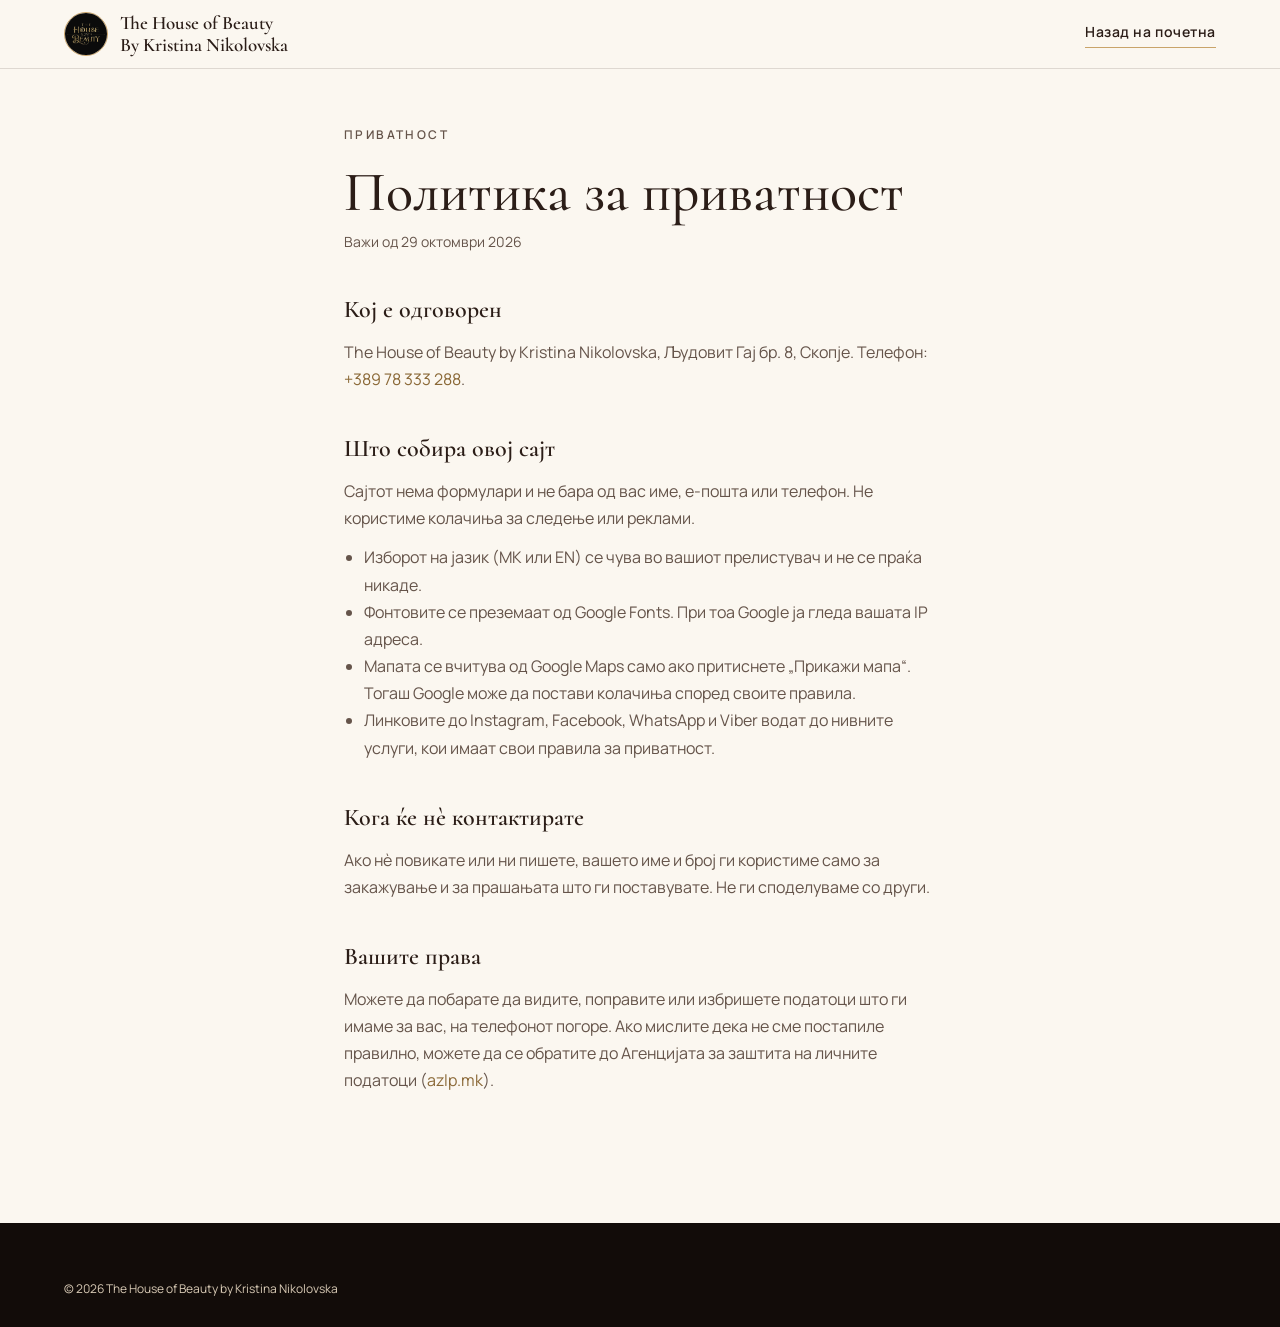
<file: privacy.html>
<!DOCTYPE html>
<html lang="mk">
<head>
<meta charset="UTF-8">
<meta name="viewport" content="width=device-width, initial-scale=1">
<title>Политика за приватност | The House of Beauty by Kristina Nikolovska</title>
<meta name="robots" content="noindex">
<link rel="icon" type="image/png" href="images/favicon.png">
<link rel="preconnect" href="https://fonts.googleapis.com">
<link rel="preconnect" href="https://fonts.gstatic.com" crossorigin>
<link href="https://fonts.googleapis.com/css2?family=Cormorant:ital,wght@0,500;0,600;1,500&family=Manrope:wght@400;600;700&display=swap" rel="stylesheet">
<link rel="stylesheet" href="css/styles.css">
<style>
  .legal{max-width:720px;margin:0 auto;padding:calc(var(--header-h) + 56px) var(--pad) var(--section-y)}
  .legal h1{font-family:var(--serif);font-weight:500;font-size:clamp(38px,5vw,56px);line-height:1.05;margin:12px 0 8px}
  .legal h2{font-family:var(--serif);font-weight:600;font-size:var(--t-24);margin:36px 0 8px}
  .legal p,.legal li{color:var(--muted)}
  .legal ul{padding-left:20px;margin:12px 0}
  .legal .updated{font-size:var(--t-14)}
  .legal [lang]{display:none}
  html[lang=mk] .legal [lang=mk],html[lang=en] .legal [lang=en]{display:block}
  .legal-top{display:flex;align-items:center;justify-content:space-between;gap:16px}
</style>
</head>
<body>
<header class="site-header">
  <div class="header-inner">
    <a class="brand" href="./"><img src="images/logo.jpg" alt="" width="44" height="44"><span class="brand-text"><b>The House of Beauty</b><i>By Kristina Nikolovska</i></span></a>
    <a class="link-u" href="./"><span id="back">Назад на почетна</span></a>
  </div>
</header>
<main class="legal">
  <div lang="mk">
    <p class="eyebrow">Приватност</p>
    <h1>Политика за приватност</h1>
    <p class="updated">Важи од 29 октомври 2026</p>

    <h2>Кој е одговорен</h2>
    <p>The House of Beauty by Kristina Nikolovska, Људовит Гај бр. 8, Скопје. Телефон: <a href="tel:+38978333288">+389 78 333 288</a>.</p>

    <h2>Што собира овој сајт</h2>
    <p>Сајтот нема формулари и не бара од вас име, е-пошта или телефон. Не користиме колачиња за следење или реклами.</p>
    <ul>
      <li>Изборот на јазик (MK или EN) се чува во вашиот прелистувач и не се праќа никаде.</li>
      <li>Фонтовите се преземаат од Google Fonts. При тоа Google ја гледа вашата IP адреса.</li>
      <li>Мапата се вчитува од Google Maps само ако притиснете „Прикажи мапа“. Тогаш Google може да постави колачиња според своите правила.</li>
      <li>Линковите до Instagram, Facebook, WhatsApp и Viber водат до нивните услуги, кои имаат свои правила за приватност.</li>
    </ul>

    <h2>Кога ќе нè контактирате</h2>
    <p>Ако нè повикате или ни пишете, вашето име и број ги користиме само за закажување и за прашањата што ги поставувате. Не ги споделуваме со други.</p>

    <h2>Вашите права</h2>
    <p>Можете да побарате да видите, поправите или избришете податоци што ги имаме за вас, на телефонот погоре. Ако мислите дека не сме постапиле правилно, можете да се обратите до Агенцијата за заштита на личните податоци (<a href="https://azlp.mk" target="_blank" rel="noopener">azlp.mk</a>).</p>
  </div>

  <div lang="en">
    <p class="eyebrow">Privacy</p>
    <h1>Privacy policy</h1>
    <p class="updated">Effective 29 October 2026</p>

    <h2>Who is responsible</h2>
    <p>The House of Beauty by Kristina Nikolovska, Ljudovit Gaj 8, Skopje. Phone: <a href="tel:+38978333288">+389 78 333 288</a>.</p>

    <h2>What this site collects</h2>
    <p>The site has no forms and does not ask for your name, email or phone number. We do not use tracking or advertising cookies.</p>
    <ul>
      <li>Your language choice (MK or EN) is stored in your browser and is not sent anywhere.</li>
      <li>Fonts are loaded from Google Fonts, which means Google sees your IP address.</li>
      <li>The map is loaded from Google Maps only if you press “Show map”. Google may then set cookies under its own rules.</li>
      <li>Links to Instagram, Facebook, WhatsApp and Viber lead to those services, which have their own privacy rules.</li>
    </ul>

    <h2>When you contact us</h2>
    <p>If you call or message us, we use your name and number only to book your appointment and answer your questions. We do not share them.</p>

    <h2>Your rights</h2>
    <p>You can ask to see, correct or delete any data we hold about you, using the phone number above. If you believe we have not handled your data properly, you can contact the Personal Data Protection Agency (<a href="https://azlp.mk" target="_blank" rel="noopener">azlp.mk</a>).</p>
  </div>
</main>
<footer class="site-footer">
  <div class="footer-bottom" style="margin-top:0;border-top:0;padding-top:0"><span>© 2026 The House of Beauty by Kristina Nikolovska</span></div>
</footer>
<script>
(function(){var l='mk';try{l=localStorage.getItem('hob-lang')==='en'?'en':'mk'}catch(e){}
document.documentElement.lang=l;
if(l==='en'){document.title='Privacy policy | The House of Beauty by Kristina Nikolovska';document.getElementById('back').textContent='Back to home'}})();
</script>
</body>
</html>
</file>
<file: css/styles.css>
/* The House of Beauty by Kristina Nikolovska
   One rule per component. Breakpoints: 1180 (nav), 1080 (offer cards), 900 (layout), 620 (phone). */

/* ---------- tokens ---------- */
:root{
  /* colour */
  --esp:#2B1D17;          /* text, dark sections, primary button */
  --esp2:#3B2A21;         /* spare dark tone */
  --footer:#120C09;       /* footer */
  --ivory:#FBF7F0;        /* page, cards */
  --beige:#EFE5D7;        /* hero, services */
  --sand:#E3D4BF;         /* image placeholders */
  --champ:#C9A46A;        /* accent on dark */
  --champ-hover:#E0C28F;
  --gold:#8A6836;         /* accent on ivory (4.8:1) */
  --gold-deep:#7A5A2C;    /* small accent text on beige (5.1:1) */
  --muted:#65544A;        /* secondary text on light */
  --cream:#E8DCCB;        /* body text on dark */
  --cream-2:#D9CBB6;      /* secondary text on dark */
  --line:rgba(43,29,23,.14);
  --line-dark:rgba(201,164,106,.28);
  --on-image:rgba(251,247,240,.92);

  /* type */
  --serif:'Cormorant',Georgia,serif;
  --sans:'Manrope',system-ui,sans-serif;
  --t-11:11px; --t-12:12px; --t-14:14px; --t-16:16px; --t-19:19px; --t-24:24px; --t-32:32px; --t-48:48px;
  --t-display:clamp(38px,5.2vw,68px);
  --ls-caps:.14em;   /* buttons, small labels */
  --ls-eyebrow:.2em; /* eyebrows */

  /* shape and space */
  --r:4px;
  --pill:999px;
  --tap:44px;
  --pad:clamp(20px,5vw,72px);
  --edge:max(var(--pad),calc((100% - 1240px)/2));
  --section-y:clamp(72px,10vw,140px);
  --header-h:69px;
}

/* ---------- base ---------- */
*{box-sizing:border-box;margin:0;padding:0}
html{scroll-behavior:smooth;scroll-padding-top:var(--header-h)}
html,body{overflow-x:clip;max-width:100%}
body{font-family:var(--sans);font-size:var(--t-16);line-height:1.7;color:var(--esp);background:var(--ivory);-webkit-font-smoothing:antialiased;font-variant-numeric:lining-nums;font-feature-settings:"lnum" 1}
img{display:block;max-width:100%;height:auto}
a{color:var(--gold);text-decoration:none}
a:hover{color:var(--esp)}
button{font:inherit;color:inherit;cursor:pointer;background:none;border:0}
em{font-style:italic;font-weight:500}
a:focus-visible,button:focus-visible,input:focus-visible{outline:2px solid var(--gold);outline-offset:3px}
.section--dark a:focus-visible,.section--dark button:focus-visible,.section--dark input:focus-visible,.mobile-menu a:focus-visible,.mobile-menu button:focus-visible,.site-footer a:focus-visible{outline-color:var(--champ)}
.visually-hidden{position:absolute;width:1px;height:1px;overflow:hidden;clip:rect(0 0 0 0);white-space:nowrap}
.skip-link{position:absolute;left:-999px;top:8px;background:var(--esp);color:var(--ivory);padding:8px 14px;z-index:99}
.skip-link:focus{left:8px}
.br-m{display:none}

/* ---------- type ---------- */
.kicker,.eyebrow{font-size:var(--t-12);letter-spacing:var(--ls-eyebrow);text-transform:uppercase;font-weight:600;color:var(--gold-deep)}
.eyebrow{margin-bottom:18px}
.section--dark .eyebrow{color:var(--champ)}
.section-title{font-family:var(--serif);font-weight:500;font-size:var(--t-display);line-height:1.05;letter-spacing:-.01em}
.section-title em{color:var(--gold)}
.section--dark .section-title em{color:var(--champ)}
.section-sub{margin-top:16px;color:var(--muted);max-width:60ch}
.section-sub b{color:var(--esp)}
.num{font-family:var(--serif);font-style:italic;font-size:var(--t-48);line-height:1;color:var(--gold)}

/* ---------- buttons and links ---------- */
.btn{display:inline-flex;align-items:center;justify-content:center;gap:10px;min-height:var(--tap);padding:16px 30px;border-radius:var(--r);border:1px solid transparent;font-size:var(--t-12);font-weight:700;letter-spacing:var(--ls-caps);text-transform:uppercase;transition:background-color .25s,color .25s}
.btn-sm{padding:12px 22px}
.btn-solid{background:var(--esp);color:var(--ivory)}
.btn-solid:hover{background:var(--gold);color:var(--ivory)}
.btn-gold{background:var(--champ);color:var(--esp)}
.btn-gold:hover{background:var(--champ-hover);color:var(--esp)}
.btn-lg{padding:22px 48px;font-size:var(--t-19);font-weight:600;letter-spacing:.02em;text-transform:none}
.link-u{display:inline-flex;align-items:center;gap:10px;min-height:var(--tap);color:var(--esp);font-size:var(--t-14);font-weight:600;letter-spacing:.04em}
.link-u span{border-bottom:1px solid var(--champ);padding-bottom:3px}
.link-u:hover{color:var(--gold)}
.section--dark .link-u{color:var(--champ)}
.section--dark .link-u:hover{color:var(--ivory)}

/* ---------- header ---------- */
.site-header{position:fixed;top:0;left:0;right:0;z-index:50;background:var(--on-image);-webkit-backdrop-filter:blur(14px);backdrop-filter:blur(14px);border-bottom:1px solid var(--line)}
.header-inner{padding:12px var(--edge);display:flex;align-items:center;gap:32px}
.brand{display:flex;align-items:center;gap:12px;color:var(--esp);margin-right:auto}
.brand:hover{color:var(--esp)}
.brand img,.footer-brand img{width:44px;height:44px;border-radius:50%;object-fit:cover;border:1.5px solid var(--champ)}
.brand-text{display:flex;flex-direction:column;white-space:nowrap;font-family:var(--serif);font-size:var(--t-19);font-weight:600;line-height:1.15}
.brand-text b,.brand-text i{font-weight:600;font-style:normal}
.nav-desktop{display:flex;gap:clamp(14px,2vw,28px)}
.nav-desktop a{white-space:nowrap;font-size:var(--t-14);font-weight:600;letter-spacing:.02em;color:var(--esp);padding:6px 0;border-bottom:1px solid transparent}
.nav-desktop a:hover{border-color:var(--champ);color:var(--esp)}
.nav-toggle{display:none;width:var(--tap);height:var(--tap);flex-direction:column;justify-content:center;align-items:center;gap:7px}
.nav-toggle span{width:24px;height:1.5px;background:var(--esp);transition:transform .3s}
.nav-toggle[aria-expanded=true] span:first-child{transform:translateY(4.2px) rotate(45deg)}
.nav-toggle[aria-expanded=true] span:last-child{transform:translateY(-4.2px) rotate(-45deg)}

/* language switcher */
.lang-sw{display:flex;align-items:center;gap:2px;margin-left:12px;font-size:var(--t-12);font-weight:700;letter-spacing:.1em}
.lang-sw button{min-width:var(--tap);min-height:var(--tap);padding:0 6px;color:var(--muted);border-bottom:1px solid transparent;letter-spacing:inherit;transition:color .2s,border-color .2s}
.lang-sw button:hover{color:var(--esp)}
.lang-sw button.is-active{color:var(--esp);border-bottom-color:var(--gold)}
.lang-sw span{color:var(--line);font-weight:400}
.lang-sw--menu{display:none}

/* mobile menu */
.mobile-menu{position:fixed;inset:0;z-index:40;background:var(--esp);display:flex;flex-direction:column;padding:calc(var(--header-h) + 8px) 32px max(20px,env(safe-area-inset-bottom,0px));overflow-y:auto;overscroll-behavior:contain;opacity:0;visibility:hidden;transition:opacity .3s,visibility 0s .3s}
.mobile-menu.is-open{opacity:1;visibility:visible;transition:opacity .3s}
/* links share the free height evenly; the contact button sits at the bottom, within thumb reach */
.menu-links{flex:1 0 auto;display:flex;flex-direction:column}
.menu-links a{flex:1 1 0;display:flex;align-items:center;min-height:var(--tap);font-family:var(--serif);font-size:clamp(24px,4.4vh,34px);line-height:1.2;color:var(--ivory);border-bottom:1px solid rgba(251,247,240,.1)}
.menu-links a:hover{color:var(--champ)}
.menu-cta{flex:none;width:100%;min-height:56px;margin-top:20px}
.mobile-menu .lang-sw--menu button{color:rgba(251,247,240,.6)}
.mobile-menu .lang-sw--menu button:hover{color:var(--ivory)}
.mobile-menu .lang-sw--menu button.is-active{color:var(--champ);border-bottom-color:var(--champ)}
.mobile-menu .lang-sw--menu span{color:rgba(251,247,240,.3)}

/* ---------- hero ---------- */
.hero{padding-top:var(--header-h);background:var(--beige)}
.hero-inner{padding:clamp(36px,6vw,88px) var(--edge);display:grid;grid-template-columns:1.12fr .88fr;gap:clamp(32px,6vw,96px);align-items:center}
.hero-title{font-family:var(--serif);font-weight:500;font-size:clamp(30px,4vw,60px);line-height:1.06;letter-spacing:-.01em;margin-top:22px;white-space:nowrap}
.hero-desc{margin:26px 0 38px;max-width:44ch;font-size:var(--t-19)}
.hero-actions{display:flex;align-items:center;gap:30px;flex-wrap:wrap}
.hero-rating{margin-top:34px;padding-top:22px;border-top:1px solid var(--line);display:flex;align-items:center;gap:10px;flex-wrap:wrap;font-size:var(--t-14);color:var(--muted)}
.hero-rating b{color:var(--esp)}
.stars{display:inline-flex;gap:2px;color:var(--gold)}
.stars svg{width:15px;height:15px}
.hero-photo{position:relative;aspect-ratio:4/5;max-height:76vh;width:100%;justify-self:end}
.hero-photo::before{content:'';position:absolute;inset:18px -18px -18px 18px;border:1px solid var(--champ);border-radius:var(--r);z-index:0}
.hero-crop{position:relative;z-index:1;display:block;width:100%;height:100%;overflow:hidden;border-radius:var(--r)}
.hero-crop img{width:100%;height:100%;object-fit:cover;object-position:100% 50%;transform:scale(1.48);transform-origin:83.5% 100%;filter:saturate(.78) hue-rotate(-4deg)}
.hero-badge{position:absolute;z-index:2;left:-28px;bottom:36px;max-width:270px;display:flex;flex-direction:column;gap:3px;padding:18px 24px;background:var(--esp);color:var(--ivory);border:1px solid rgba(201,164,106,.5);outline:1px solid rgba(201,164,106,.18);outline-offset:4px;transition:border-color .3s}
.hero-badge:hover{border-color:var(--champ);color:var(--ivory)}
.hero-badge span{font-size:var(--t-12);letter-spacing:var(--ls-eyebrow);text-transform:uppercase;color:var(--champ);font-weight:600}
.hero-badge b{font-family:var(--serif);font-size:var(--t-24);font-weight:600;line-height:1.1}

.marquee{overflow:hidden;background:var(--esp);padding:18px 0;border-bottom:1px solid var(--line-dark)}
.marquee-track{display:flex;width:max-content;gap:48px;animation:marquee 28s linear infinite}
.marquee-track span{font-family:var(--serif);font-size:var(--t-16);letter-spacing:.1em;text-transform:uppercase;color:var(--champ);white-space:nowrap}
.marquee-track span::after{content:'•';margin-left:48px;color:rgba(201,164,106,.5)}
@keyframes marquee{from{transform:translateX(0)}to{transform:translateX(-50%)}}

/* ---------- sections ---------- */
.section{padding:var(--section-y) var(--edge)}
.section-inner{max-width:1240px;margin:0 auto}
.section--ivory{background:var(--ivory)}
.section--beige{background:var(--beige)}
.section--dark{background:var(--esp);color:var(--ivory)}
.section-head{margin-bottom:clamp(36px,5vw,64px)}

/* ---------- services ---------- */
.offer{display:grid;grid-template-columns:auto 1fr 1fr;gap:clamp(20px,4vw,56px);align-items:center;background:var(--ivory);border:1px solid var(--line);border-radius:var(--r);padding:clamp(24px,3.5vw,44px)}
.offer--alt{margin-top:clamp(48px,7vw,88px);grid-template-columns:auto 1fr auto}
.offer h3{font-family:var(--serif);font-size:clamp(24px,3vw,32px);font-weight:500;line-height:1.1;margin-bottom:8px}
.offer p{color:var(--muted)}
.offer-note{display:flex;flex-direction:column;align-items:flex-start;gap:16px;border-left:1px solid var(--line);padding-left:clamp(20px,3vw,40px)}

.svc-grid{display:grid;grid-template-columns:repeat(3,1fr);gap:20px;margin-top:20px}
.svc-card{display:flex;flex-direction:column;background:var(--ivory);border:1px solid var(--line);border-radius:var(--r);overflow:hidden}
.svc-img{position:relative;aspect-ratio:4/5;overflow:hidden;background:var(--sand)}
.svc-body{padding:22px 22px 24px;display:flex;flex-direction:column;gap:6px;flex:1}
.svc-body h3{font-family:var(--serif);font-size:var(--t-24);font-weight:500;line-height:1.1}
.svc-body p{font-size:var(--t-14);color:var(--muted);line-height:1.55}

/* carousel: one component, two placements */
.slide{position:absolute;inset:0;opacity:0;transition:opacity .5s}
.slide.is-active{opacity:1}
.slide img{width:100%;height:100%;object-fit:cover}
.car-btn{width:var(--tap);height:var(--tap);border-radius:50%;display:grid;place-items:center;color:var(--esp);transition:background-color .25s,color .25s}
.car-btn:hover:not(:disabled){background:var(--esp);color:var(--ivory)}
.car-btn:disabled{opacity:.35;cursor:default}
.car-btn--overlay{position:absolute;top:50%;margin-top:calc(var(--tap)/-2);z-index:2;background:var(--on-image)}
.car-btn--overlay.car-prev{left:12px}
.car-btn--overlay.car-next{right:12px}
.car-btn--outline{border:1px solid var(--esp)}
.car-count{font-size:var(--t-12);letter-spacing:var(--ls-caps);font-weight:600;color:var(--muted)}
.car-count--overlay{position:absolute;left:50%;bottom:12px;transform:translateX(-50%);z-index:2;color:var(--esp);background:var(--on-image);padding:4px 12px;border-radius:var(--pill)}

/* extensions */
.colo{margin-top:clamp(56px,7vw,96px)}
.colo-grid{display:grid;grid-template-columns:1fr minmax(0,420px);gap:16px clamp(24px,5vw,72px);align-items:start}
.colo-text{grid-column:1;grid-row:1;align-self:center;display:flex;flex-direction:column;gap:8px}
.colo-title{font-family:var(--serif);font-weight:500;font-size:clamp(32px,4vw,48px);line-height:1.1}
.colo-sub{color:var(--muted)}
.colo-list{list-style:none;margin-top:20px;border-top:1px solid var(--line)}
.colo-list li{display:flex;align-items:center;justify-content:space-between;gap:16px;padding:18px 8px;border-bottom:1px solid var(--line);font-family:var(--serif);font-size:clamp(24px,2.6vw,32px);line-height:1.1;cursor:pointer;transition:border-color .25s}
.colo-list li:hover{border-bottom-color:var(--champ)}
.colo-go{flex:none;width:var(--tap);height:var(--tap);border:1px solid var(--esp);border-radius:50%;display:grid;place-items:center;color:var(--esp);transition:background-color .25s,color .25s}
.colo-go:hover,.colo-list li:hover .colo-go{background:var(--esp);color:var(--ivory)}
.colo-text .btn{align-self:flex-start;margin-top:24px}
.colo-frame{grid-column:2;grid-row:1;position:relative;aspect-ratio:4/5;margin-top:20px;background:var(--sand);border-radius:var(--r);overflow:hidden}
.colo-controls{grid-column:2;grid-row:2;display:flex;align-items:center;justify-content:space-between}

/* ---------- before / after ---------- */
.ba-group{display:grid;grid-template-columns:1fr 1fr;gap:clamp(20px,4vw,48px);max-width:960px;margin:0 auto}
.ba-frame{--ba-pos:50%;position:relative;aspect-ratio:4/5;overflow:hidden;border-radius:var(--r);background:var(--sand)}
.ba-layer{position:absolute;inset:0}
.ba-layer img{width:100%;height:100%;object-fit:cover}
.ba-layer--before{clip-path:inset(0 calc(100% - var(--ba-pos)) 0 0)}
.ba-zoom{transform:scale(1.25) translateY(-11%);transform-origin:50% 0}
.ba-tag{position:absolute;bottom:16px;padding:6px 14px;background:rgba(43,29,23,.82);color:var(--ivory);font-size:var(--t-12);letter-spacing:var(--ls-eyebrow);text-transform:uppercase;font-weight:700}
.ba-tag--before{left:16px}
.ba-tag--after{right:16px}
.ba-handle{position:absolute;top:0;bottom:0;left:var(--ba-pos);width:2px;background:var(--ivory);transform:translateX(-1px);pointer-events:none}
.ba-handle span{position:absolute;top:50%;left:50%;width:var(--tap);height:var(--tap);border-radius:50%;background:var(--ivory);border:1px solid var(--champ);transform:translate(-50%,-50%)}
.ba-handle span::before,.ba-handle span::after{content:'';position:absolute;top:50%;width:7px;height:7px;border:solid var(--esp);border-width:0 0 1.5px 1.5px;margin-top:-3.5px}
.ba-handle span::before{left:13px;transform:rotate(45deg)}
.ba-handle span::after{right:13px;transform:rotate(-135deg)}
.ba-range{position:absolute;inset:0;width:100%;height:100%;opacity:0;cursor:ew-resize;margin:0}
.ba-range:focus-visible+.ba-handle span{outline:2px solid var(--gold);outline-offset:3px}
.ba-caption{margin-top:14px;text-align:center;font-size:var(--t-12);letter-spacing:var(--ls-caps);text-transform:uppercase;color:var(--muted);font-weight:600}

/* ---------- reviews ---------- */
#recenzii .section-sub{color:var(--cream)}
#recenzii .section-sub b{color:var(--ivory)}
.reviews-grid{display:grid;grid-template-columns:repeat(3,1fr);gap:20px}
.review-card{display:flex;flex-direction:column;gap:20px;padding:clamp(26px,3vw,40px);background:var(--ivory);color:var(--esp);border-radius:var(--r);border-top:3px solid var(--champ)}
.review-card .stars{gap:3px}
.review-text{font-family:var(--serif);font-size:clamp(19px,2vw,24px);line-height:1.35}
.review-more{margin-top:auto;display:inline-flex;align-items:center;gap:8px;min-height:var(--tap);align-self:flex-start;font-size:var(--t-12);font-weight:700;letter-spacing:var(--ls-caps);text-transform:uppercase;color:var(--gold)}

/* ---------- about ---------- */
.about-grid{max-width:1240px;margin:0 auto;display:grid;grid-template-columns:.8fr 1.2fr;gap:clamp(36px,7vw,110px);align-items:center}
.about-image img{width:100%;aspect-ratio:4/5;object-fit:cover;border-radius:var(--r)}
.about-text .section-title{margin-bottom:26px}
.about-text .section-title em{font-style:normal}
.about-text p{color:var(--muted)}
.about-text .lead{font-family:var(--serif);font-size:clamp(19px,2.2vw,24px);line-height:1.4;color:var(--esp);margin-bottom:18px}
.tag-links{display:flex;gap:10px;flex-wrap:wrap;margin-top:28px}
.tag-link{display:inline-flex;align-items:center;min-height:var(--tap);padding:0 18px;border:1px solid var(--line);border-radius:var(--pill);font-size:var(--t-14);font-weight:600;color:var(--esp)}
.tag-link:hover{border-color:var(--gold);color:var(--gold)}

/* ---------- training ---------- */
.wella-intro{max-width:880px;margin:0 auto clamp(32px,4vw,48px);text-align:center}
.wella-quote{font-family:var(--serif);font-size:clamp(24px,2.6vw,32px);line-height:1.3;font-weight:400}
.wella-gallery{display:grid;grid-template-columns:repeat(3,1fr);gap:20px;align-items:end;max-width:960px;margin:0 auto}
.wella-gallery img{width:100%;aspect-ratio:4/5;object-fit:cover;border-radius:var(--r)}
.wella-gallery figure:first-child img{object-position:100% 60%}
.wella-cta{display:flex;justify-content:flex-end;max-width:960px;margin:20px auto 0}
.wella-cta .link-u{color:var(--ivory)}
.wella-cta .link-u:hover{color:var(--champ)}

/* ---------- contact (light; only the footer stays dark) ---------- */
#kontakt{background:var(--beige)}
.contact-inner{display:flex;flex-direction:column;align-items:center;max-width:760px;margin:0 auto;text-align:center}
.contact-inner .section-title{margin-bottom:22px}
.contact-sub{max-width:46ch;margin-bottom:36px;color:var(--muted)}
.contact-sub a{color:var(--gold-deep);border-bottom:1px solid currentColor}
.contact-sub a:hover{color:var(--esp)}
.contact-social-label{margin-top:48px;font-size:var(--t-14);letter-spacing:.04em;color:var(--muted)}
.social-row{display:flex;gap:14px;margin-top:16px}
.social-circle{width:60px;height:60px;border-radius:50%;border:1px solid rgba(251,247,240,.5);display:grid;place-items:center;transition:background-color .25s,border-color .25s}
.social-circle:hover{border-color:var(--ivory);background:rgba(251,247,240,.12)}
.social-circle img{width:26px;height:26px;object-fit:contain}
#kontakt .social-circle{border-color:rgba(43,29,23,.35)}
#kontakt .social-circle:hover{border-color:var(--esp);background:rgba(43,29,23,.06)}
#kontakt .social-circle img{filter:brightness(0);opacity:.85}

.contact-loc{max-width:1100px;margin:84px auto 0;padding-top:64px;border-top:1px solid var(--line)}
.location-grid{display:grid;grid-template-columns:.9fr 1.1fr;gap:clamp(28px,5vw,72px);align-items:stretch}
.location-col h3{margin:0 0 10px;font-size:var(--t-12);letter-spacing:var(--ls-eyebrow);text-transform:uppercase;color:var(--gold-deep);font-weight:700}
.location-col h3:not(:first-child){margin-top:34px}
.address-text{font-family:var(--serif);font-size:clamp(24px,2.4vw,32px);line-height:1.15;color:var(--esp)}
.hours{list-style:none}
.hours li{display:flex;justify-content:space-between;gap:20px;padding:8px 0;border-bottom:1px solid var(--line);font-size:var(--t-14);color:var(--muted)}
.hours li b{font-weight:600;color:var(--esp);white-space:nowrap;font-variant-numeric:tabular-nums}
.hours li.is-today,.hours li.is-today b{color:var(--gold-deep)}
.hours li.is-today span::after{content:attr(data-today);margin-left:8px;font-size:var(--t-11);letter-spacing:var(--ls-caps);text-transform:uppercase;font-weight:700}
.location-col .link-u{margin-top:16px}
.map-frame{position:relative;min-height:300px;border-radius:var(--r);overflow:hidden;background:var(--sand)}
.map-frame iframe{position:absolute;inset:0;width:100%;height:100%;border:0;filter:sepia(.25) saturate(.8)}
.map-load{position:absolute;inset:0;display:flex;flex-direction:column;align-items:center;justify-content:center;gap:12px;padding:24px;text-align:center;color:var(--muted);border:1px solid var(--line);border-radius:var(--r)}
.map-load b{font-family:var(--serif);font-size:var(--t-24);font-weight:500;color:var(--esp)}
.map-load span:not(.btn){font-size:var(--t-12);color:var(--muted);max-width:36ch;line-height:1.5}
.map-load .btn{pointer-events:none}
.map-load:hover .btn{background:var(--gold)}

/* ---------- footer ---------- */
.site-footer{background:var(--footer);color:var(--cream-2);padding:56px var(--edge) 28px}
.footer-grid{display:grid;grid-template-columns:1.4fr 1fr auto;gap:32px;align-items:center}
.footer-brand{display:flex;align-items:center;gap:12px;color:var(--champ)}
.footer-brand:hover{color:var(--champ-hover)}
.footer-col{display:flex;flex-direction:column;font-size:var(--t-14);color:var(--ivory)}
.footer-col a{color:var(--ivory);display:inline-flex;align-items:center;min-height:var(--tap)}
.footer-col a:hover{color:var(--champ)}
.footer-social{flex-direction:row;gap:14px;margin-top:0;justify-self:end}
.footer-bottom{display:flex;justify-content:space-between;align-items:center;gap:0 16px;flex-wrap:wrap;margin-top:36px;padding-top:22px;border-top:1px solid rgba(251,247,240,.14);font-size:var(--t-12);color:var(--cream-2)}
.footer-bottom a{color:var(--cream-2);text-decoration:underline;text-decoration-color:rgba(217,203,182,.4);text-underline-offset:4px;display:inline-flex;align-items:center;min-height:var(--tap)}
.footer-bottom a:hover{color:var(--champ)}

/* ---------- reveal (only when JS runs) ---------- */
.js .reveal{opacity:0;transform:translateY(22px);transition:opacity .8s,transform .8s}
.js .reveal.is-visible{opacity:1;transform:none}

/* ---------- EN line breaks ---------- */
html[lang=en] .hero-desc{white-space:pre-line}

/* ---------- desktop only ---------- */
@media(min-width:901px){
  #kontakt{display:grid;grid-template-columns:minmax(0,.9fr) minmax(0,1.1fr);gap:clamp(40px,6vw,96px);align-items:center}
  #kontakt .contact-inner{margin:0;max-width:none;align-items:flex-start;text-align:left}
  #kontakt .contact-sub{margin-bottom:28px}
  #kontakt .contact-social-label{margin-top:32px}
  #kontakt .contact-loc{margin:0;padding:0;border:0;max-width:none}
  #kontakt .location-grid{grid-template-columns:1fr;gap:24px}
  #kontakt .location-col h3:not(:first-child){margin-top:20px}
  #kontakt .map-frame{min-height:230px}
  html[lang=en] .offer p{white-space:pre-line}
}

/* ---------- nav collapses ---------- */
@media(max-width:1180px){
  .nav-desktop,.header-cta,.site-header .lang-sw{display:none}
  .nav-toggle{display:flex}
  .header-inner{gap:16px}
  .lang-sw--menu{display:flex;align-self:flex-start;margin:0 0 6px;font-size:var(--t-14)}
}

/* ---------- tablet ---------- */
@media(max-width:1080px){
  .offer{grid-template-columns:auto 1fr}
  .offer-note{grid-column:1/-1;border-left:0;padding-left:0;border-top:1px solid var(--line);padding-top:20px}
}

/* ---------- small tablet and phone ---------- */
@media(max-width:900px){
  .hero-inner{grid-template-columns:1fr}
  .hero-photo{order:-1;aspect-ratio:1/1;max-height:none;justify-self:stretch}
  .hero-photo::before{inset:12px -8px -12px 12px}
  .hero-crop img{object-position:50% 50%;transform:scale(1.4);transform-origin:100% 100%}
  .hero-text{padding-top:18px}
  .hero-badge{left:12px;bottom:12px;max-width:200px;padding:11px 14px;outline:0}
  .hero-badge span{font-size:var(--t-11)}
  .hero-badge b{font-size:var(--t-19)}

  .about-grid,.colo-grid,.location-grid{grid-template-columns:1fr}
  .about-image{max-width:420px}
  .colo-text,.colo-frame,.colo-controls{grid-column:1;grid-row:auto}
  .colo-frame,.colo-controls{width:100%;max-width:420px;margin:0 auto}

  .reviews-grid{grid-template-columns:1fr}
  .wella-gallery{gap:8px;align-items:stretch}
  .wella-gallery img{aspect-ratio:3/5;height:100%}
  .footer-grid{grid-template-columns:1fr}
  .footer-social{justify-self:start}
}
@media(max-width:768px){
  .hero-title{font-size:clamp(32px,9vw,44px);line-height:1.08;margin-top:18px;white-space:normal}
  .hero-desc{margin:20px 0 28px;font-size:var(--t-16)}
  .br-d{display:none}
  .br-m{display:inline}
  html[lang=en] .contact-sub{white-space:pre-line}
}
@media(max-width:760px){
  .svc-grid{grid-template-columns:1fr;max-width:520px;margin-left:auto;margin-right:auto}
  .svc-img{aspect-ratio:1/1}
}
@media(max-width:620px){
  .brand-text{font-size:var(--t-16)}
  .hero-actions .btn{width:100%}
  .offer{grid-template-columns:1fr;gap:12px}
  .offer--alt{grid-template-columns:1fr}
  .num{font-size:var(--t-32)}
  .svc-body{padding:16px 18px 20px}
  .ba-group{grid-template-columns:1fr}
  .btn-lg{width:100%;padding:20px}
}
@media(max-width:380px){
  .brand-text{font-size:var(--t-14)}
  .lang-sw button{min-width:38px}
}

@media(prefers-reduced-motion:reduce){
  *{transition:none!important;scroll-behavior:auto!important}
  .js .reveal{opacity:1;transform:none}
  .marquee-track{animation:none}
}
</file>
